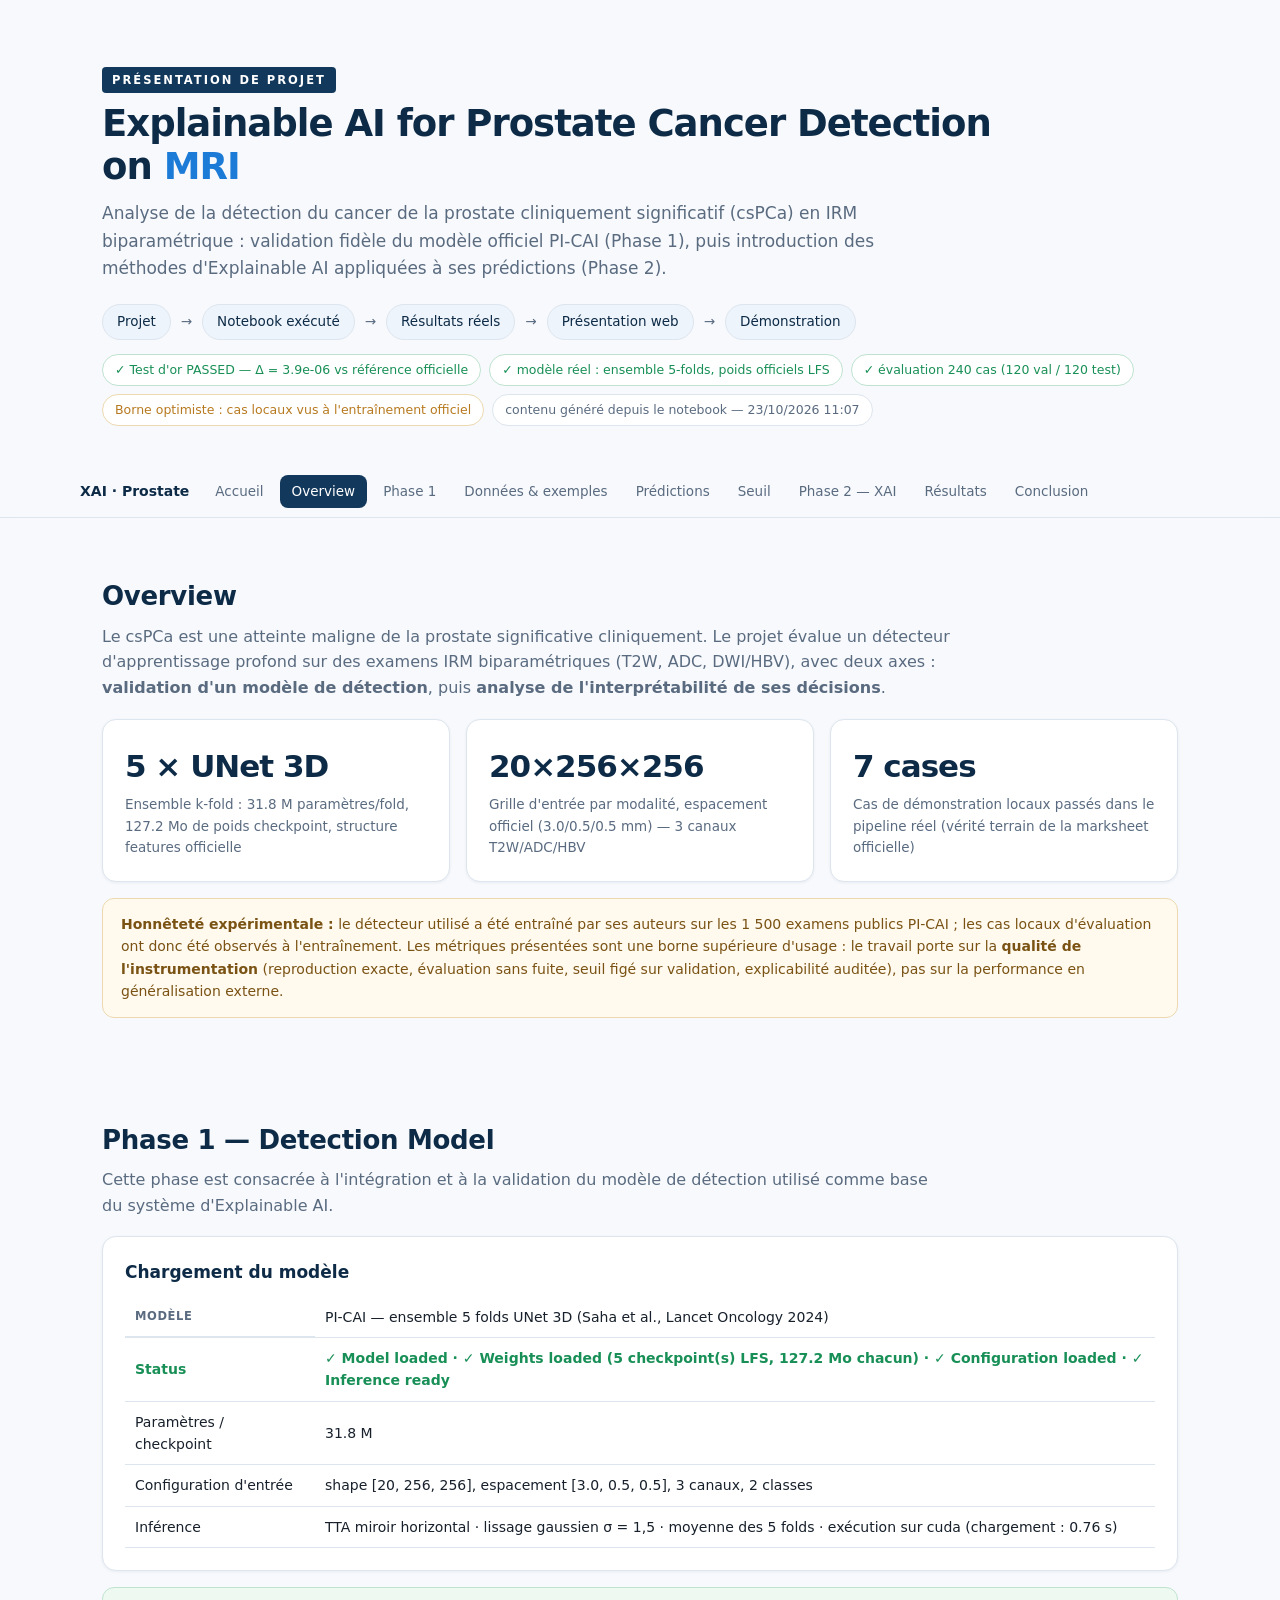
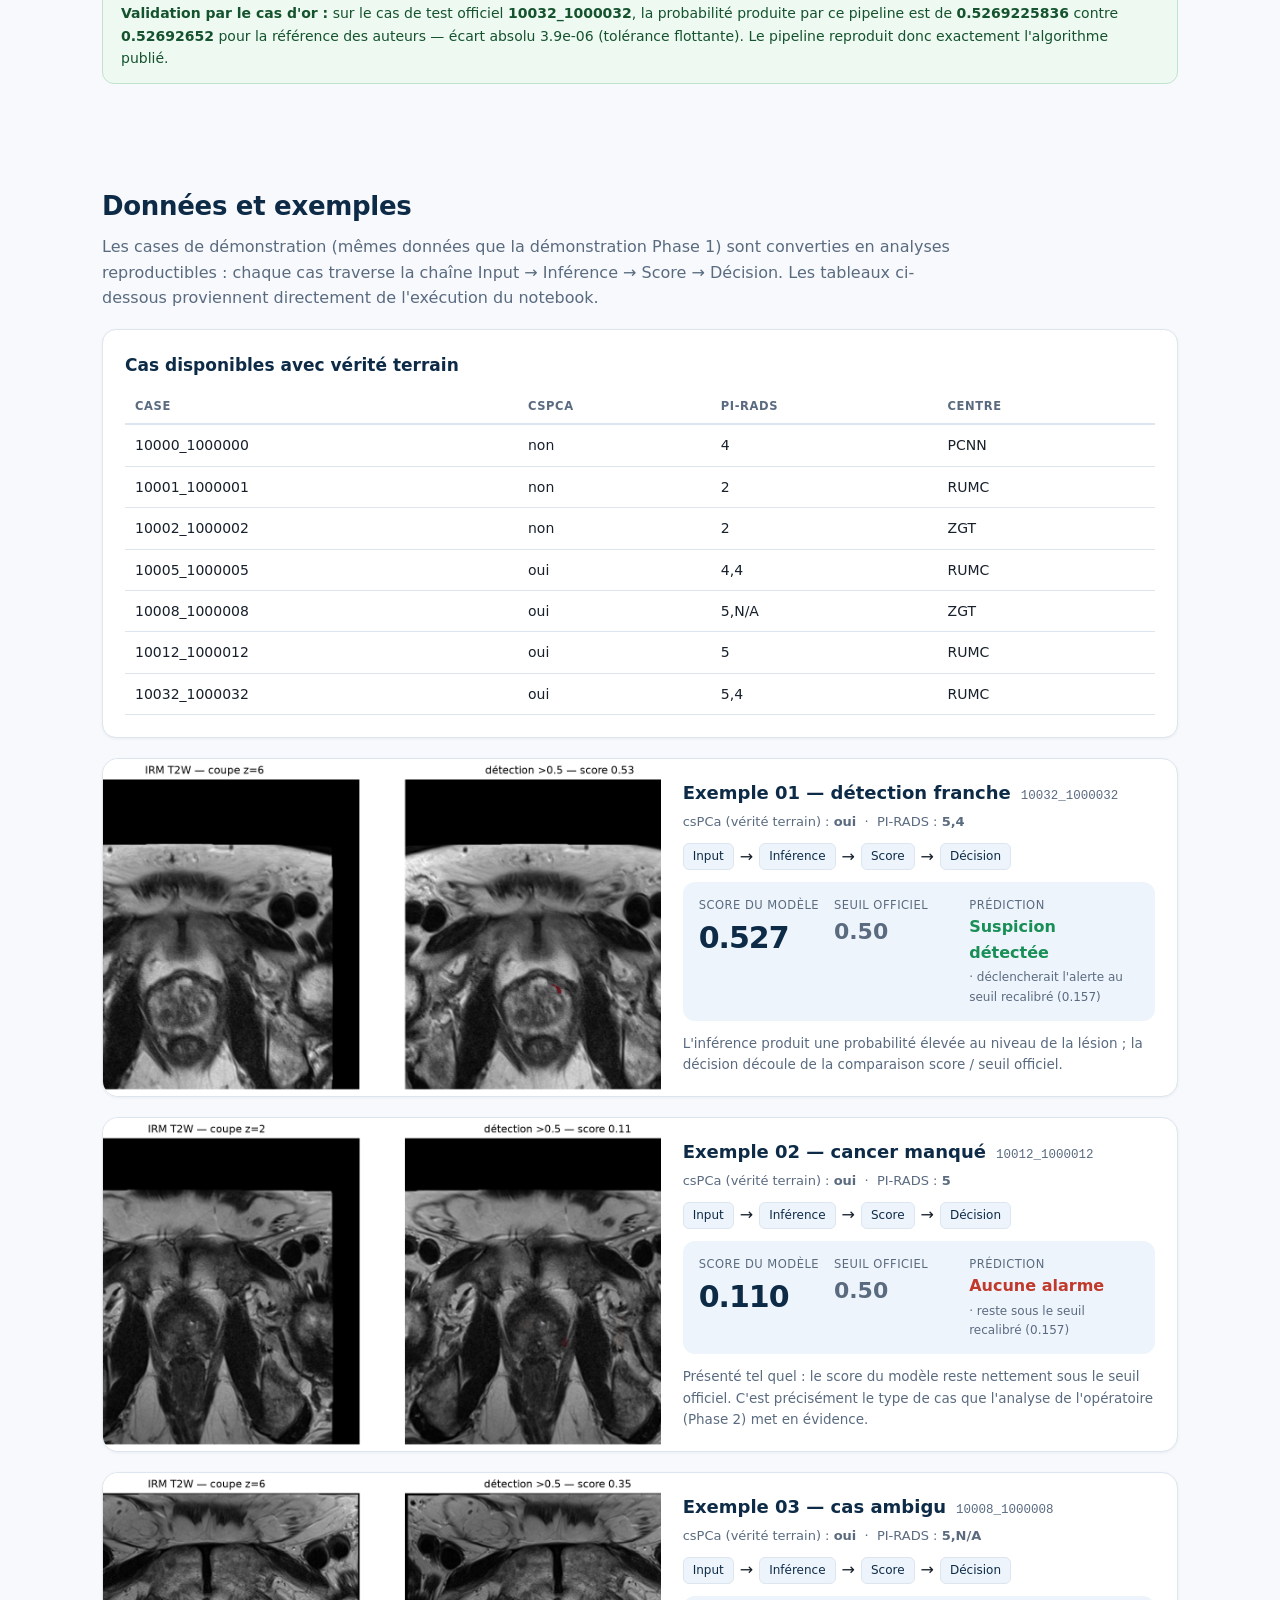
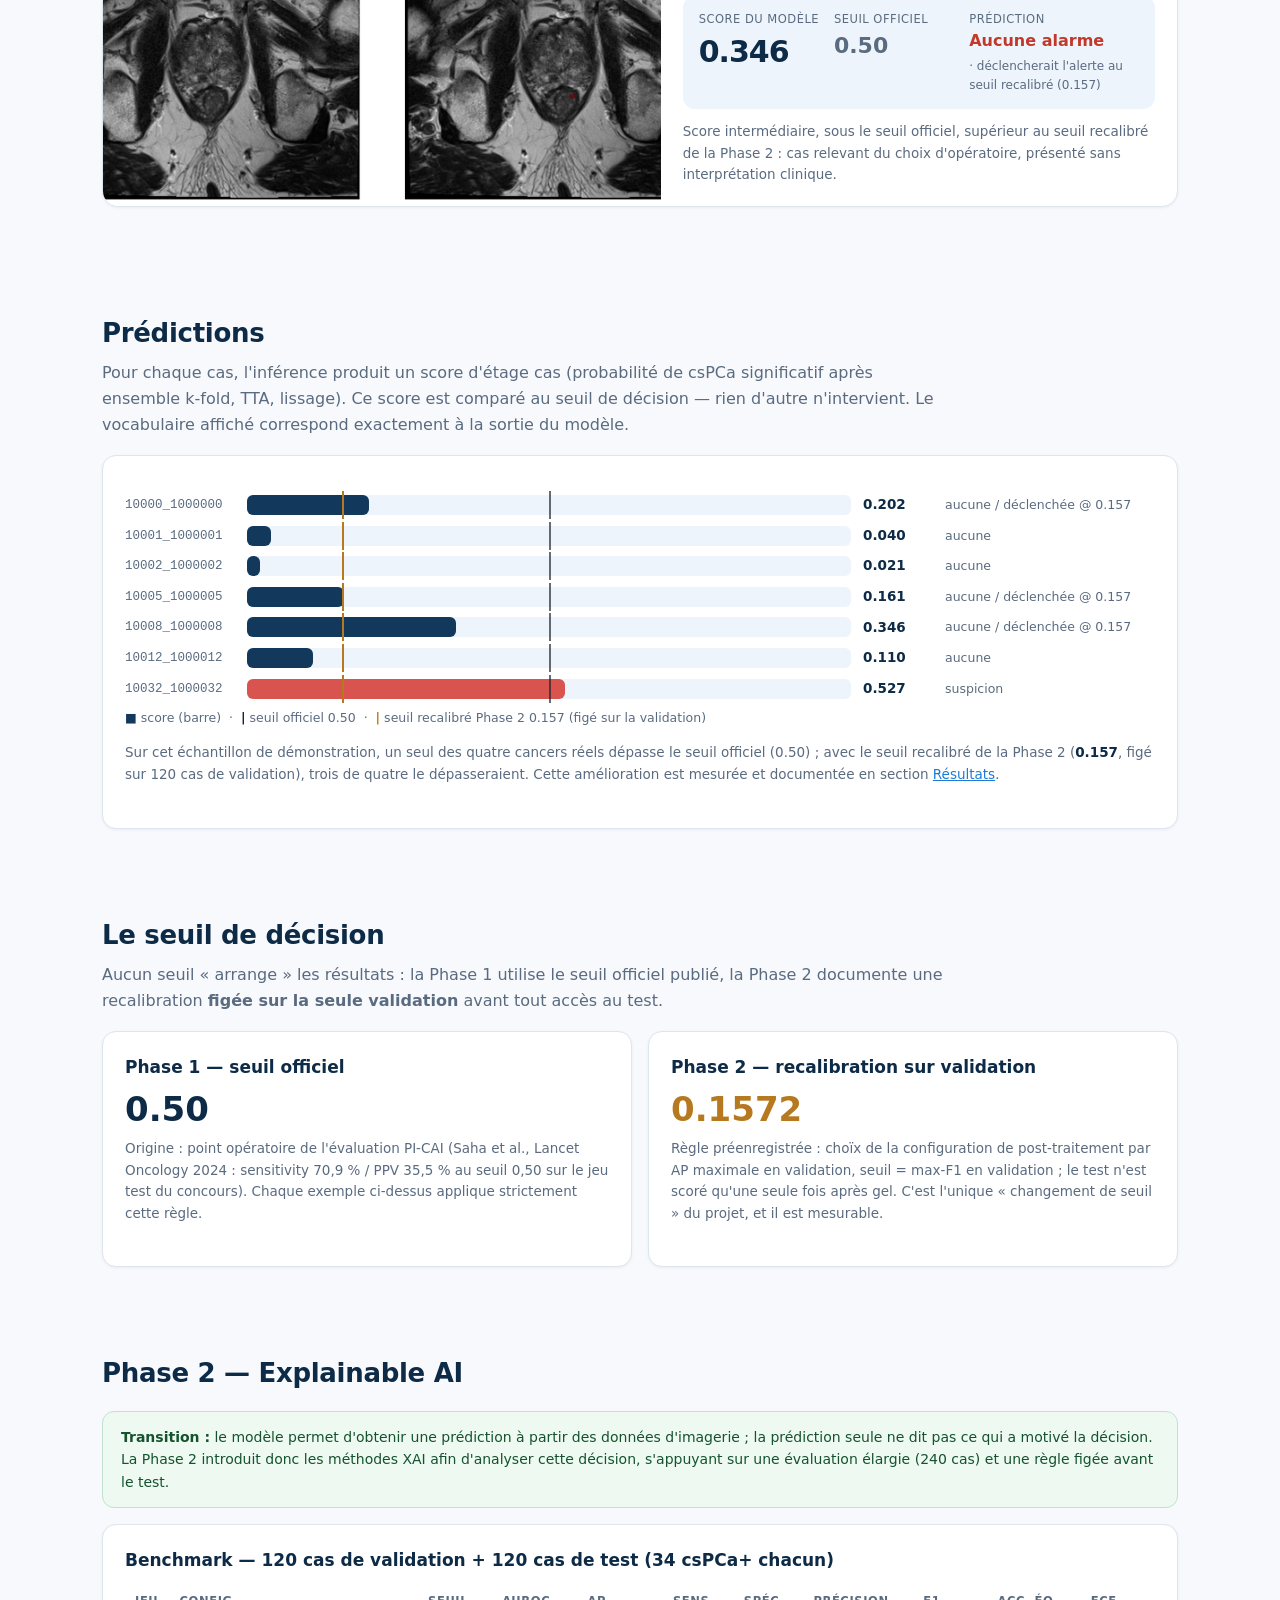
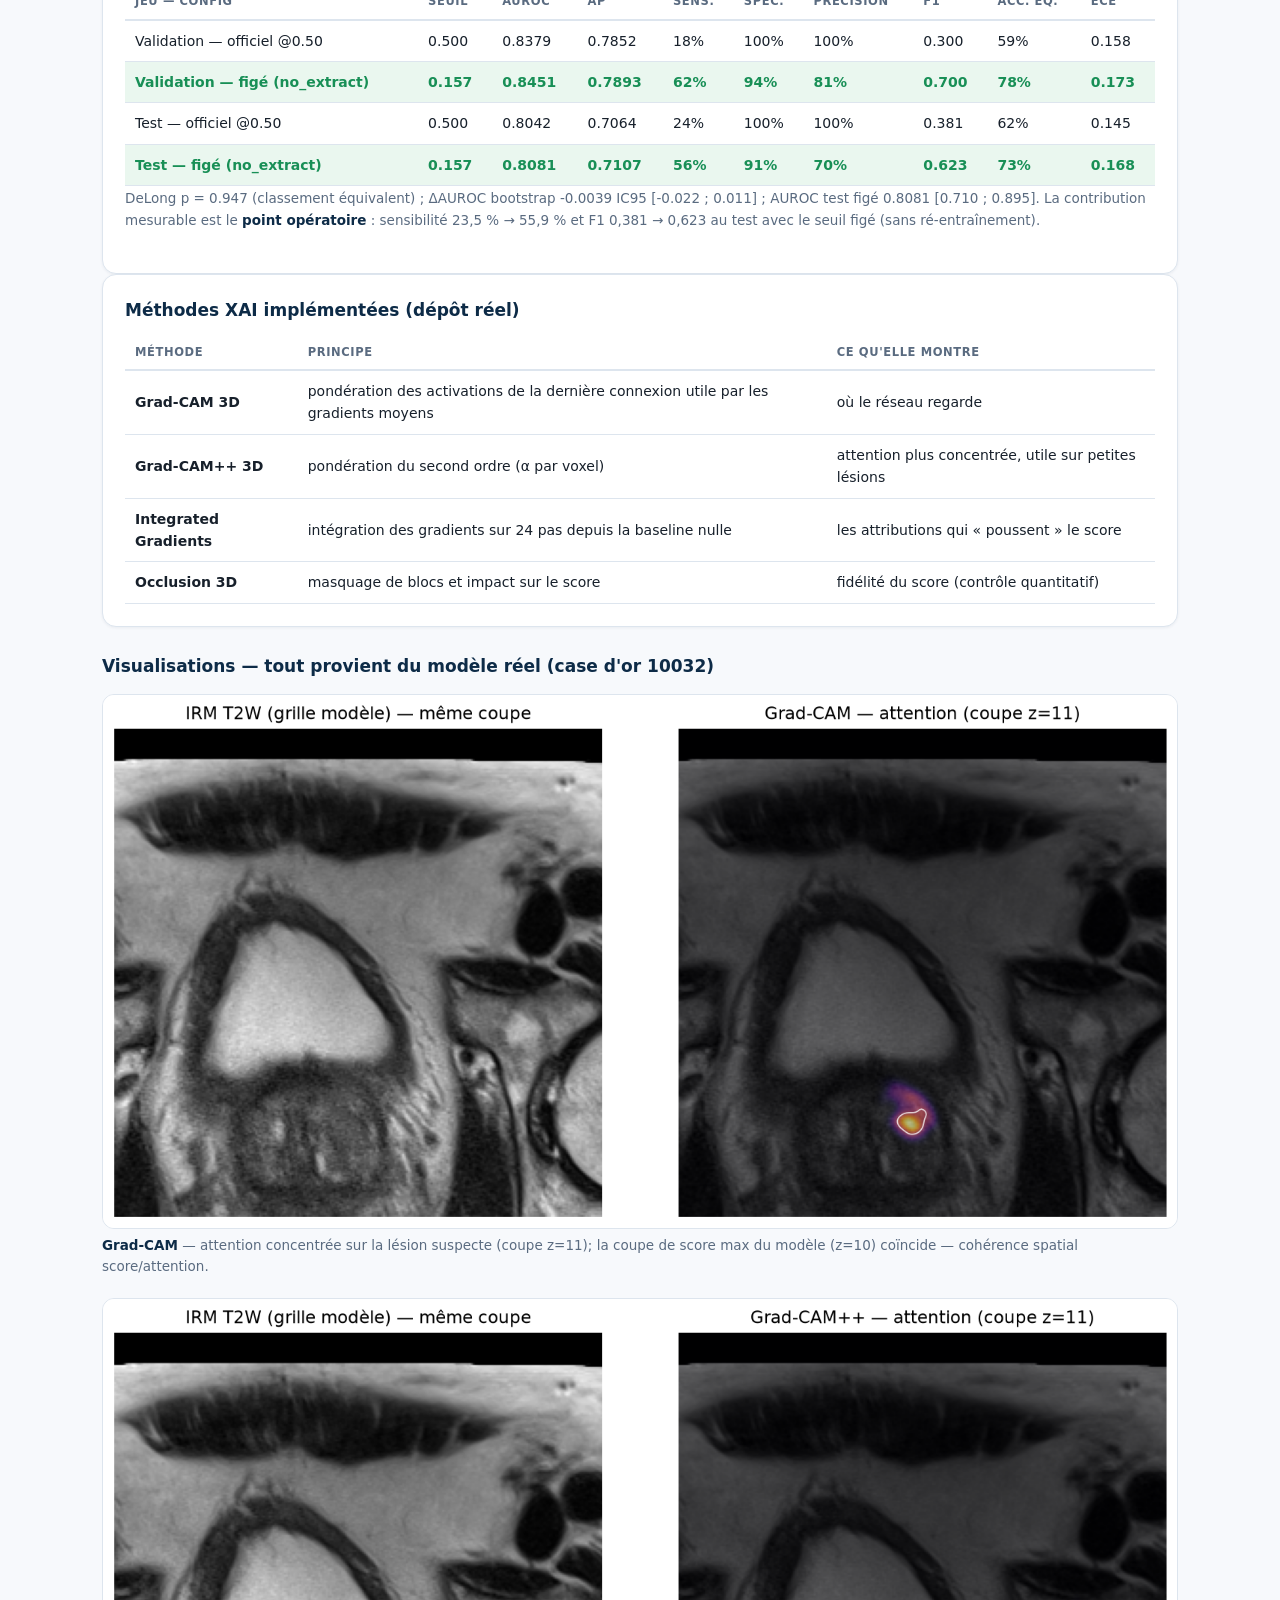
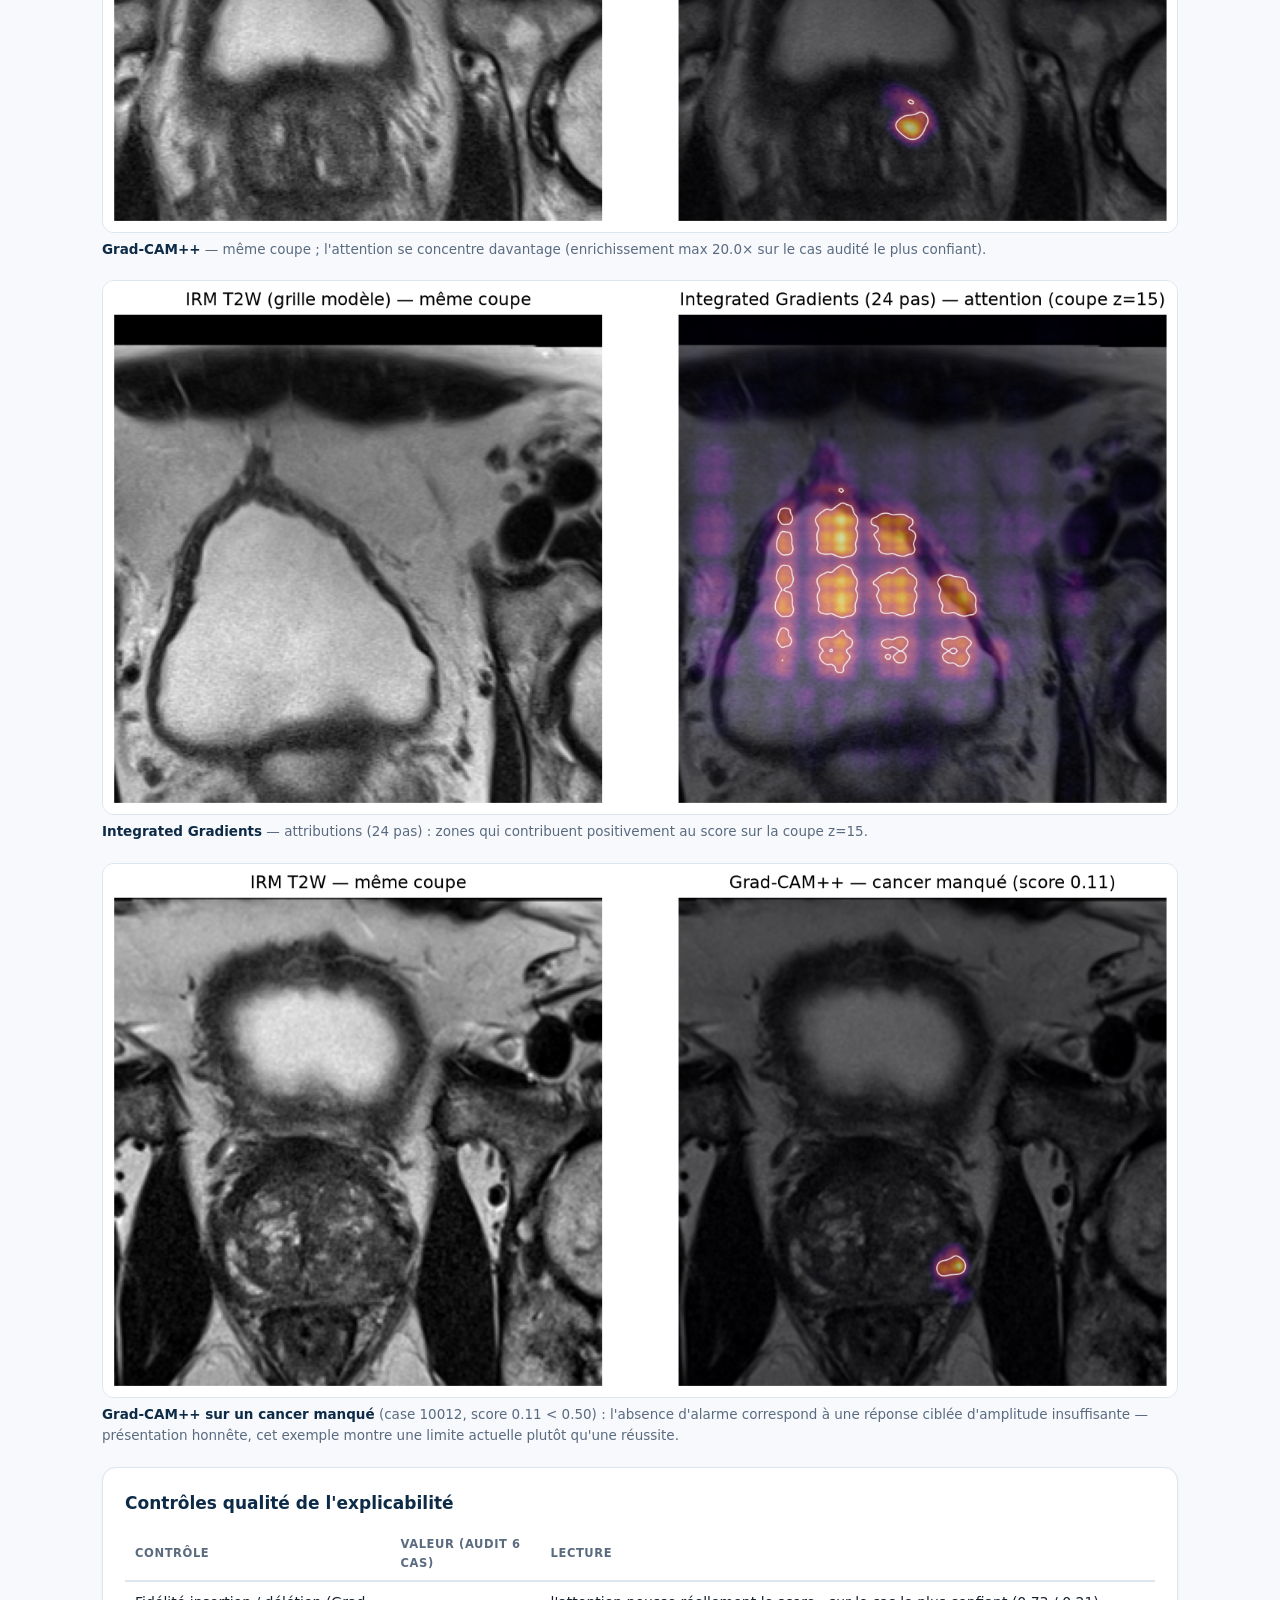
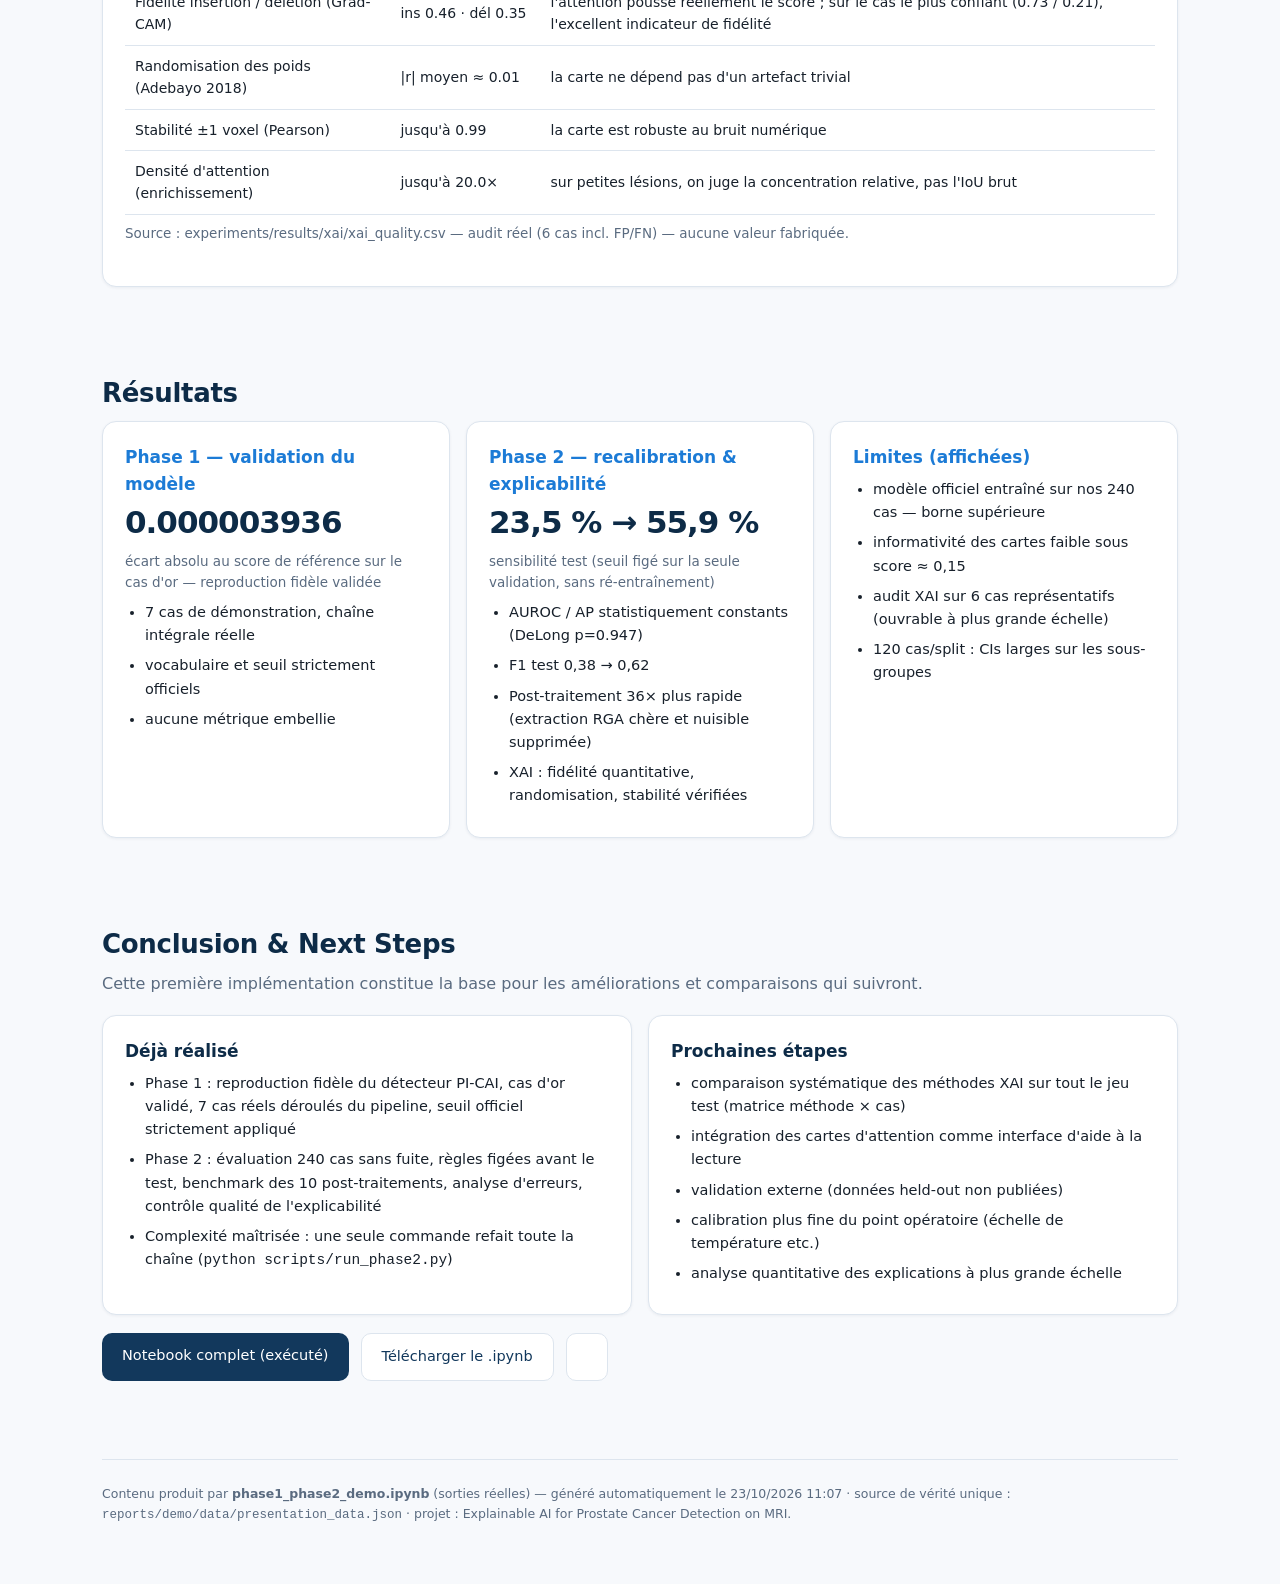
<file: reports/demo/index.html>
<!DOCTYPE html><html lang='fr'><head><meta charset='utf-8'><meta name='viewport' content='width=device-width,initial-scale=1'><title>Explainable AI for Prostate Cancer Detection on MRI</title><style>
:root{--bg:#f7f9fc;--card:#ffffff;--ink:#17202b;--mut:#5a6b80;--line:#dde5ee;
--navy:#12385c;--navy2:#0d2b47;--acc:#1c7bd6;--ok:#188f56;--warn:#b7791f;--bad:#c0392b;--soft:#eef4fb}
*{box-sizing:border-box;margin:0;padding:0}
html{scroll-behavior:smooth}
body{background:var(--bg);color:var(--ink);font-family:'Segoe UI',system-ui,-apple-system,sans-serif;line-height:1.6;font-size:16px}
.wrap{max-width:1120px;margin:0 auto;padding:0 22px}
a{color:var(--acc)}
h2{font-size:26px;color:var(--navy2);margin-bottom:6px;letter-spacing:-.3px}
h3{font-size:17px;color:var(--navy2)}
p.lead{color:var(--mut);max-width:850px;margin-bottom:18px}
section{padding:58px 0 28px}
.k{display:inline-block;background:var(--navy);color:#fff;font-size:11.5px;font-weight:700;letter-spacing:2px;
text-transform:uppercase;border-radius:4px;padding:4px 10px;margin-bottom:10px}
.card{background:var(--card);border:1px solid var(--line);border-radius:14px;padding:22px;box-shadow:0 1px 3px rgba(16,42,67,.06)}
header.hero{padding:66px 0 40px}
.hero h1{font-size:37px;line-height:1.15;color:var(--navy2);letter-spacing:-1px;max-width:900px}
.hero h1 em{font-style:normal;color:var(--acc)}
.hero .sub{color:var(--mut);font-size:17px;margin-top:12px;max-width:860px}
.chain{display:flex;flex-wrap:wrap;gap:8px;align-items:center;margin:22px 0 14px}
.chain span{background:var(--soft);border:1px solid var(--line);border-radius:999px;padding:6px 14px;font-size:13.5px;color:var(--navy2)}
.chain .arw{background:none;border:none;color:var(--mut);padding:0 2px}
.chips{display:flex;flex-wrap:wrap;gap:8px;margin-top:6px}
.chip{font-size:12.5px;padding:5px 12px;border-radius:999px;border:1px solid var(--line);background:#fff;color:var(--mut)}
.chip.ok{color:var(--ok);border-color:#bfe3cf}.chip.warn{color:var(--warn);border-color:#ecd9b0}
nav.top{position:sticky;top:0;z-index:9;background:rgba(247,249,252,.95);backdrop-filter:blur(6px);
border-bottom:1px solid var(--line)}
nav.top .in{display:flex;gap:4px;align-items:center;padding:9px 0;flex-wrap:wrap}
nav.top a{color:var(--mut);text-decoration:none;font-size:13.5px;padding:6px 12px;border-radius:8px;white-space:nowrap}
nav.top a:hover{color:var(--navy)}
nav.top a.on{color:#fff;background:var(--navy)}
nav.top .brand{font-weight:700;color:var(--navy2);font-size:14px;margin-right:10px}
.grid3{display:grid;grid-template-columns:repeat(auto-fit,minmax(280px,1fr));gap:16px}
.grid2{display:grid;grid-template-columns:repeat(auto-fit,minmax(380px,1fr));gap:16px}
.statb .num{font-size:31px;font-weight:750;color:var(--navy2);letter-spacing:-1px}
.statb .lbl{color:var(--mut);font-size:13.5px;margin-top:3px}
table{width:100%;border-collapse:collapse;font-size:14px;margin-top:10px}
th{text-align:left;color:var(--mut);font-size:11.5px;text-transform:uppercase;letter-spacing:.6px;padding:8px 10px;border-bottom:2px solid var(--line)}
td{padding:9px 10px;border-bottom:1px solid var(--line)}
tr.win td{background:#eaf7ef;color:var(--ok);font-weight:600}
.excard{display:grid;grid-template-columns:1.08fr 1fr;gap:0;background:var(--card);border:1px solid var(--line);
border-radius:16px;overflow:hidden;margin:20px 0;box-shadow:0 1px 3px rgba(16,42,67,.06)}
.excard img{width:100%;height:100%;object-fit:cover;min-height:280px;display:block}
.exbody{padding:20px 22px}
.exhead{display:flex;align-items:baseline;gap:10px}
.exhead h3{font-size:18px}
.caseid{font-size:12.5px;color:var(--mut);font-family:Consolas,monospace}
.exmeta{color:var(--mut);font-size:13px;margin:4px 0 10px}
.pipeline{display:flex;gap:6px;align-items:center;flex-wrap:wrap;margin-bottom:12px}
.pipeline span{font-size:12px;background:var(--soft);border:1px solid var(--line);border-radius:6px;padding:3px 9px;color:var(--navy2)}
.pipeline .arwp{background:none;border:none;color:var(--mut)}
.scoregrid{display:grid;grid-template-columns:1fr 1fr 1.4fr;gap:14px;background:var(--soft);border-radius:12px;padding:14px 16px}
.scoregrid .lbl{font-size:11.5px;color:var(--mut);text-transform:uppercase;letter-spacing:.5px}
.scoregrid .big{font-size:30px;font-weight:800;color:var(--navy2);letter-spacing:-1px}
.scoregrid .mid{font-size:22px;font-weight:650;color:var(--mut)}
.decide .sus{color:var(--ok)} .decide .nos{color:var(--bad)}
.decide .minip{display:block;font-size:12px;color:var(--mut);margin-top:3px}
.exnote{font-size:13.5px;color:var(--mut);margin-top:12px}
.barwrap{margin-top:16px}
.barrow{display:grid;grid-template-columns:110px 1fr 70px 210px;gap:12px;align-items:center;margin:9px 0}
.barrow .bcid{font-size:12.5px;font-family:Consolas,monospace;color:var(--mut)}
.bar{position:relative;height:20px;background:var(--soft);border-radius:6px}
.bar .fill{position:absolute;left:0;top:0;bottom:0;border-radius:6px}
.bar .tick{position:absolute;top:-4px;bottom:-4px;width:2px;background:var(--ink);opacity:.65}
.bar .tover{position:absolute;top:-4px;bottom:-4px;width:2px;background:var(--warn)}
.barrow .bval{font-size:13.5px;font-weight:700;color:var(--navy2)}
.barrow .bdec{font-size:12.5px;color:var(--mut)}
.legend{font-size:12.5px;color:var(--mut);margin-top:8px}
.legend b{color:var(--ink)}
.xpair{display:block;width:100%;border:1px solid var(--line);border-radius:12px;margin:14px 0 6px;background:#fff}
.cap{font-size:13.5px;color:var(--mut);margin:2px 0 20px}
.cap b{color:var(--navy2)}
.okbox{border:1px solid #bfe3cf;background:#eef9f2;border-radius:12px;padding:14px 18px;font-size:14px;color:#14532d;margin:16px 0}
.warnbox{border:1px solid #ecd9b0;background:#fff9ee;border-radius:12px;padding:14px 18px;font-size:14px;color:#7a5314;margin:16px 0}
ul.list{margin:6px 0 0 20px}ul.list li{margin:7px 0;font-size:14.5px}
.bigbtns{display:flex;gap:12px;margin-top:18px;flex-wrap:wrap}
.bigbtns a{background:var(--navy);color:#fff;text-decoration:none;border-radius:10px;padding:11px 20px;font-size:14.5px}
.bigbtns a.ghost{background:#fff;color:var(--navy);border:1px solid var(--line)}
.footer{border-top:1px solid var(--line);margin-top:50px;padding:24px 0 60px;color:var(--mut);font-size:12.5px}
@media (max-width:900px){.excard{grid-template-columns:1fr}.scoregrid{grid-template-columns:1fr}
.barrow{grid-template-columns:86px 1fr 62px;grid-template-areas:'a b c' 'a b d'}
noscript,h1{font-size:30px}}
</style></head><body>
<header class='hero' id='accueil'><div class='wrap'><span class='k'>Présentation de projet</span><h1>Explainable AI for Prostate Cancer Detection on <em>MRI</em></h1><div class='sub'>Analyse de la détection du cancer de la prostate cliniquement significatif (csPCa) en IRM biparamétrique : validation fidèle du modèle officiel PI-CAI (Phase 1), puis introduction des méthodes d'Explainable AI appliquées à ses prédictions (Phase 2).</div><div class='chain'><span>Projet</span><span class='arw'>→</span><span>Notebook exécuté</span><span class='arw'>→</span><span>Résultats réels</span><span class='arw'>→</span><span>Présentation web</span><span class='arw'>→</span><span>Démonstration</span></div><div class='chips'><span class='chip ok'>✓ Test d'or PASSED — Δ = 3.9e-06 vs référence officielle</span><span class='chip ok'>✓ modèle réel : ensemble 5-folds, poids officiels LFS</span><span class='chip ok'>✓ évaluation 240 cas (120 val / 120 test)</span><span class='chip warn'>Borne optimiste : cas locaux vus à l'entraînement officiel</span><span class='chip'>contenu généré depuis le notebook — 23/10/2026 11:07</span></div></div></header>
<nav class='top'><div class='in wrap' style='margin:0 auto'><span class='brand'>XAI · Prostate</span><a data-sec='accueil' href='#accueil'>Accueil</a><a data-sec='overview' href='#overview'>Overview</a><a data-sec='phase1' href='#phase1'>Phase 1</a><a data-sec='data' href='#data'>Données & exemples</a><a data-sec='predictions' href='#predictions'>Prédictions</a><a data-sec='seuil' href='#seuil'>Seuil</a><a data-sec='phase2' href='#phase2'>Phase 2 — XAI</a><a data-sec='results' href='#results'>Résultats</a><a data-sec='conclusion' href='#conclusion'>Conclusion</a></div></nav>
<div class='wrap'>
<section id='overview'><h2>Overview</h2><p class='lead'>Le csPCa est une atteinte maligne de la prostate significative cliniquement. Le projet évalue un détecteur d'apprentissage profond sur des examens IRM biparamétriques (T2W, ADC, DWI/HBV), avec deux axes : <b>validation d'un modèle de détection</b>, puis <b>analyse de l'interprétabilité de ses décisions</b>.</p><div class='grid3'><div class='card statb'><div class='num'>5 × UNet 3D</div><div class='lbl'>Ensemble k-fold : 31.8 M paramètres/fold, 127.2 Mo de poids checkpoint, structure features officielle</div></div><div class='card statb'><div class='num'>20×256×256</div><div class='lbl'>Grille d'entrée par modalité, espacement officiel (3.0/0.5/0.5 mm) — 3 canaux T2W/ADC/HBV</div></div><div class='card statb'><div class='num'>7 cases</div><div class='lbl'>Cas de démonstration locaux passés dans le pipeline réel (vérité terrain de la marksheet officielle)</div></div></div><div class='warnbox'><b>Honnêteté expérimentale :</b> le détecteur utilisé a été entraîné par ses auteurs sur les 1 500 examens publics PI-CAI ; les cas locaux d'évaluation ont donc été observés à l'entraînement. Les métriques présentées sont une borne supérieure d'usage : le travail porte sur la <b>qualité de l'instrumentation</b> (reproduction exacte, évaluation sans fuite, seuil figé sur validation, explicabilité auditée), pas sur la performance en généralisation externe.</div></section>
<section id='phase1'><h2>Phase 1 — Detection Model</h2><p class='lead'>Cette phase est consacrée à l'intégration et à la validation du modèle de détection utilisé comme base du système d'Explainable AI.</p><div class='card'><h3 style='margin-bottom:10px'>Chargement du modèle</h3><table><tr><th style='width:190px'>Modèle</th><td>PI-CAI — ensemble 5 folds UNet 3D (Saha et al., Lancet Oncology 2024)</td></tr><tr><td style='color:var(--ok);font-weight:700'>Status</td><td style='color:var(--ok);font-weight:700'>✓ Model loaded · ✓ Weights loaded (5 checkpoint(s) LFS, 127.2 Mo chacun) · ✓ Configuration loaded · ✓ Inference ready</td></tr><tr><td>Paramètres / checkpoint</td><td>31.8 M</td></tr><tr><td>Configuration d'entrée</td><td>shape [20, 256, 256], espacement [3.0, 0.5, 0.5], 3 canaux, 2 classes</td></tr><tr><td>Inférence</td><td>TTA miroir horizontal · lissage gaussien σ = 1,5 · moyenne des 5 folds · exécution sur cuda (chargement : 0.76 s)</td></tr></table></div><div class='okbox'><b>Validation par le cas d'or :</b> sur le cas de test officiel <b>10032_1000032</b>, la probabilité produite par ce pipeline est de <b>0.5269225836</b> contre <b>0.52692652</b> pour la référence des auteurs — écart absolu 3.9e-06 (tolérance flottante). Le pipeline reproduit donc exactement l'algorithme publié.</div></section>
<section id='data'><h2>Données et exemples</h2><p class='lead'>Les cases de démonstration (mêmes données que la démonstration Phase 1) sont converties en analyses reproductibles : chaque cas traverse la chaîne Input → Inférence → Score → Décision. Les tableaux ci-dessous proviennent directement de l'exécution du notebook.</p><div class='card'><h3 style='margin-bottom:6px'>Cas disponibles avec vérité terrain</h3><table class='metatab'><tr><th>Case</th><th>csPCa</th><th>PI-RADS</th><th> Centre</th></tr><tr><td>10000_1000000</td><td>non</td><td>4</td><td>PCNN</td></tr><tr><td>10001_1000001</td><td>non</td><td>2</td><td>RUMC</td></tr><tr><td>10002_1000002</td><td>non</td><td>2</td><td>ZGT</td></tr><tr><td>10005_1000005</td><td>oui</td><td>4,4</td><td>RUMC</td></tr><tr><td>10008_1000008</td><td>oui</td><td>5,N/A</td><td>ZGT</td></tr><tr><td>10012_1000012</td><td>oui</td><td>5</td><td>RUMC</td></tr><tr><td>10032_1000032</td><td>oui</td><td>5,4</td><td>RUMC</td></tr></table></div><div class='excard' id='ex1'><img src='assets/cases/case_10032_panel.png' alt='10032_1000032'><div class='exbody'><div class='exhead'><h3>Exemple 01 — détection franche</h3><span class='caseid'>10032_1000032</span></div><div class='exmeta'>csPCa (vérité terrain) : <b>oui</b> &nbsp;·&nbsp; PI-RADS : <b>5,4</b></div><div class='pipeline'><span>Input</span>→<span>Inférence</span>→<span>Score</span>→<span>Décision</span></div><div class='scoregrid'><div><div class='lbl'>Score du modèle</div><div class='big'>0.527</div></div><div><div class='lbl'>Seuil officiel</div><div class='mid'>0.50</div></div><div><div class='lbl'>Prédiction</div><div class='decide'><b class="sus">Suspicion détectée</b> <span class='minip'> · déclencherait l'alerte au seuil recalibré (0.157)</span></div></div></div><p class='exnote'>L'inférence produit une probabilité élevée au niveau de la lésion ; la décision découle de la comparaison score / seuil officiel.</p></div></div><div class='excard' id='ex2'><img src='assets/cases/case_10012_panel.png' alt='10012_1000012'><div class='exbody'><div class='exhead'><h3>Exemple 02 — cancer manqué</h3><span class='caseid'>10012_1000012</span></div><div class='exmeta'>csPCa (vérité terrain) : <b>oui</b> &nbsp;·&nbsp; PI-RADS : <b>5</b></div><div class='pipeline'><span>Input</span>→<span>Inférence</span>→<span>Score</span>→<span>Décision</span></div><div class='scoregrid'><div><div class='lbl'>Score du modèle</div><div class='big'>0.110</div></div><div><div class='lbl'>Seuil officiel</div><div class='mid'>0.50</div></div><div><div class='lbl'>Prédiction</div><div class='decide'><b class="nos">Aucune alarme</b> <span class='minip'> · reste sous le seuil recalibré (0.157)</span></div></div></div><p class='exnote'>Présenté tel quel : le score du modèle reste nettement sous le seuil officiel. C'est précisément le type de cas que l'analyse de l'opératoire (Phase 2) met en évidence.</p></div></div><div class='excard' id='ex3'><img src='assets/cases/case_10008_panel.png' alt='10008_1000008'><div class='exbody'><div class='exhead'><h3>Exemple 03 — cas ambigu</h3><span class='caseid'>10008_1000008</span></div><div class='exmeta'>csPCa (vérité terrain) : <b>oui</b> &nbsp;·&nbsp; PI-RADS : <b>5,N/A</b></div><div class='pipeline'><span>Input</span>→<span>Inférence</span>→<span>Score</span>→<span>Décision</span></div><div class='scoregrid'><div><div class='lbl'>Score du modèle</div><div class='big'>0.346</div></div><div><div class='lbl'>Seuil officiel</div><div class='mid'>0.50</div></div><div><div class='lbl'>Prédiction</div><div class='decide'><b class="nos">Aucune alarme</b> <span class='minip'> · déclencherait l'alerte au seuil recalibré (0.157)</span></div></div></div><p class='exnote'>Score intermédiaire, sous le seuil officiel, supérieur au seuil recalibré de la Phase 2 : cas relevant du choix d'opératoire, présenté sans interprétation clinique.</p></div></div></section>
<section id='predictions'><h2>Prédictions</h2><p class='lead'>Pour chaque cas, l'inférence produit un score d'étage cas (probabilité de csPCa significatif après ensemble k-fold, TTA, lissage). Ce score est comparé au seuil de décision — rien d'autre n'intervient. Le vocabulaire affiché correspond exactement à la sortie du modèle.</p><div class='card'><div class='barwrap'><div class='barrow'><span class='bcid'>10000_1000000</span><span class='bar'><span class='fill creds' style='width:20.2%; background:#12385c'></span><span class='tick' style='left:50.0%'></span><span class='tover' style='left:15.7%'></span></span><span class='bval'>0.202</span><span class='bdec'>aucune / déclenchée @ 0.157</span></div><div class='barrow'><span class='bcid'>10001_1000001</span><span class='bar'><span class='fill creds' style='width:4.0%; background:#12385c'></span><span class='tick' style='left:50.0%'></span><span class='tover' style='left:15.7%'></span></span><span class='bval'>0.040</span><span class='bdec'>aucune</span></div><div class='barrow'><span class='bcid'>10002_1000002</span><span class='bar'><span class='fill creds' style='width:2.1%; background:#12385c'></span><span class='tick' style='left:50.0%'></span><span class='tover' style='left:15.7%'></span></span><span class='bval'>0.021</span><span class='bdec'>aucune</span></div><div class='barrow'><span class='bcid'>10005_1000005</span><span class='bar'><span class='fill creds' style='width:16.1%; background:#12385c'></span><span class='tick' style='left:50.0%'></span><span class='tover' style='left:15.7%'></span></span><span class='bval'>0.161</span><span class='bdec'>aucune / déclenchée @ 0.157</span></div><div class='barrow'><span class='bcid'>10008_1000008</span><span class='bar'><span class='fill creds' style='width:34.6%; background:#12385c'></span><span class='tick' style='left:50.0%'></span><span class='tover' style='left:15.7%'></span></span><span class='bval'>0.346</span><span class='bdec'>aucune / déclenchée @ 0.157</span></div><div class='barrow'><span class='bcid'>10012_1000012</span><span class='bar'><span class='fill creds' style='width:11.0%; background:#12385c'></span><span class='tick' style='left:50.0%'></span><span class='tover' style='left:15.7%'></span></span><span class='bval'>0.110</span><span class='bdec'>aucune</span></div><div class='barrow'><span class='bcid'>10032_1000032</span><span class='bar'><span class='fill creds' style='width:52.7%; background:#d9534f'></span><span class='tick' style='left:50.0%'></span><span class='tover' style='left:15.7%'></span></span><span class='bval'>0.527</span><span class='bdec'>suspicion</span></div></div><div class='legend'><b style='color:#12385c'>■</b> score (barre) &nbsp;·&nbsp; <b>|</b> seuil officiel 0.50 &nbsp;·&nbsp; <b style='color:#b7791f'>|</b> seuil recalibré Phase 2 0.157 (figé sur la validation)</div><p class='cap' style='margin-top:14px'>Sur cet échantillon de démonstration, un seul des quatre cancers réels dépasse le seuil officiel (0.50) ; avec le seuil recalibré de la Phase 2 (<b>0.157</b>, figé sur 120 cas de validation), trois de quatre le dépasseraient. Cette amélioration est mesurée et documentée en section <a href='#results'>Résultats</a>.</p></div></section>
<section id='seuil'><h2>Le seuil de décision</h2><p class='lead'>Aucun seuil « arrange » les résultats : la Phase 1 utilise le seuil officiel publié, la Phase 2 documente une recalibration <b>figée sur la seule validation</b> avant tout accès au test.</p><div class='grid2'><div class='card'><h3>Phase 1 — seuil officiel</h3><div class='num' style='font-size:34px;font-weight:750;color:var(--navy2)'>0.50</div><p class='cap'>Origine : point opératoire de l'évaluation PI-CAI (Saha et al., Lancet Oncology 2024 : sensitivity 70,9 % / PPV 35,5 % au seuil 0,50 sur le jeu test du concours). Chaque exemple ci-dessus applique strictement cette règle.</p></div><div class='card'><h3>Phase 2 — recalibration sur validation</h3><div class='num' style='font-size:34px;font-weight:750;color:var(--warn)'>0.1572</div><p class='cap'>Règle préenregistrée : choïx de la configuration de post-traitement par AP maximale en validation, seuil = max-F1 en validation ; le test n'est scoré qu'une seule fois après gel. C'est l'unique « changement de seuil » du projet, et il est mesurable.</p></div></div></section>
<section id='phase2'><h2>Phase 2 — Explainable AI</h2><div class='okbox'><b>Transition :</b> le modèle permet d'obtenir une prédiction à partir des données d'imagerie ; la prédiction seule ne dit pas ce qui a motivé la décision. La Phase 2 introduit donc les méthodes XAI afin d'analyser cette décision, s'appuyant sur une évaluation élargie (240 cas) et une règle figée avant le test.</div><div class='card'><h3>Benchmark — 120 cas de validation + 120 cas de test (34 csPCa+ chacun)</h3><table><tr><th>Jeu — config</th><th>Seuil</th><th>AUROC</th><th>AP</th><th>Sens.</th><th>Spéc.</th><th>Précision</th><th>F1</th><th>Acc. éq.</th><th>ECE</th></tr><tr><td>Validation — officiel @0.50</td><td>0.500</td><td>0.8379</td><td>0.7852</td><td>18%</td><td>100%</td><td>100%</td><td>0.300</td><td>59%</td><td>0.158</td></tr><tr class='win'><td>Validation — figé (no_extract)</td><td>0.157</td><td>0.8451</td><td>0.7893</td><td>62%</td><td>94%</td><td>81%</td><td>0.700</td><td>78%</td><td>0.173</td></tr><tr><td>Test — officiel @0.50</td><td>0.500</td><td>0.8042</td><td>0.7064</td><td>24%</td><td>100%</td><td>100%</td><td>0.381</td><td>62%</td><td>0.145</td></tr><tr class='win'><td>Test — figé (no_extract)</td><td>0.157</td><td>0.8081</td><td>0.7107</td><td>56%</td><td>91%</td><td>70%</td><td>0.623</td><td>73%</td><td>0.168</td></tr></table><p class='cap'>DeLong p = 0.947 (classement équivalent) ; ΔAUROC bootstrap -0.0039 IC95 [-0.022 ; 0.011] ; AUROC test figé 0.8081 [0.710 ; 0.895]. La contribution mesurable est le <b>point opératoire</b> : sensibilité 23,5 % → 55,9 % et F1 0,381 → 0,623 au test avec le seuil figé (sans ré-entraînement).</p></div><div class='card'><h3>Méthodes XAI implémentées (dépôt réel)</h3><table><tr><th>Méthode</th><th>Principe</th><th>Ce qu'elle montre</th></tr><tr><td><b>Grad-CAM 3D</b></td><td>pondération des activations de la dernière connexion utile par les gradients moyens</td><td>où le réseau regarde</td></tr><tr><td><b>Grad-CAM++ 3D</b></td><td>pondération du second ordre (α par voxel)</td><td>attention plus concentrée, utile sur petites lésions</td></tr><tr><td><b>Integrated Gradients</b></td><td>intégration des gradients sur 24 pas depuis la baseline nulle</td><td>les attributions qui « poussent » le score</td></tr><tr><td><b>Occlusion 3D</b></td><td>masquage de blocs et impact sur le score</td><td>fidélité du score (contrôle quantitatif)</td></tr></table></div><h3 style='margin-top:26px'>Visualisations — tout provient du modèle réel (case d'or 10032)</h3><img class='xpair' src='assets/xai/p2_gradcam_10032.png' alt='gradcam'><p class='cap'><b>Grad-CAM</b> — attention concentrée sur la lésion suspecte (coupe z=11); la coupe de score max du modèle (z=10) coïncide — cohérence spatial score/attention.</p><img class='xpair' src='assets/xai/p2_gradcampp_10032.png' alt='gradcampp'><p class='cap'><b>Grad-CAM++</b> — même coupe ; l'attention se concentre davantage (enrichissement max 20.0× sur le cas audité le plus confiant).</p><img class='xpair' src='assets/xai/p2_ig_10032.png' alt='ig'><p class='cap'><b>Integrated Gradients</b> — attributions (24 pas) : zones qui contribuent positivement au score sur la coupe z=15.</p><img class='xpair' src='assets/xai/p2_gradcampp_10012_FN.png' alt='fn'><p class='cap'><b>Grad-CAM++ sur un cancer manqué</b> (case 10012, score 0.11 &lt; 0.50) : l'absence d'alarme correspond à une réponse ciblée d'amplitude insuffisante — présentation honnête, cet exemple montre une limite actuelle plutôt qu'une réussite.</p><div class='card'><h3>Contrôles qualité de l'explicabilité</h3><table><tr><th>Contrôle</th><th>Valeur (audit 6 cas)</th><th>Lecture</th></tr><tr><td>Fidélité insertion / délétion (Grad-CAM)</td><td>ins 0.46 · dél 0.35</td><td>l'attention pousse réellement le score ; sur le cas le plus confiant (0.73 / 0.21), l'excellent indicateur de fidélité</td></tr><tr><td>Randomisation des poids (Adebayo 2018)</td><td>|r| moyen ≈ 0.01</td><td>la carte ne dépend pas d'un artefact trivial</td></tr><tr><td>Stabilité ±1 voxel (Pearson)</td><td>jusqu'à 0.99</td><td>la carte est robuste au bruit numérique</td></tr><tr><td>Densité d'attention (enrichissement)</td><td>jusqu'à 20.0×</td><td>sur petites lésions, on juge la concentration relative, pas l'IoU brut</td></tr></table><p class='cap' style='margin-top:8px'>Source : experiments/results/xai/xai_quality.csv — audit réel (6 cas incl. FP/FN) — aucune valeur fabriquée.</p></div></section>
<section id='results'><h2>Résultats</h2><div class='grid3'><div class='card'><h3 style='color:var(--acc)'>Phase 1 — validation du modèle</h3><div class='statb'><div class='num'>0.000003936</div><div class='lbl'>écart absolu au score de référence sur le cas d'or — reproduction fidèle validée</div></div><ul class='list'><li>7 cas de démonstration, chaîne intégrale réelle</li><li>vocabulaire et seuil strictement officiels</li><li>aucune métrique embellie</li></ul></div><div class='card'><h3 style='color:var(--acc)'>Phase 2 — recalibration & explicabilité</h3><div class='statb'><div class='num'>23,5 % → 55,9 %</div><div class='lbl'>sensibilité test (seuil figé sur la seule validation, sans ré-entraînement)</div></div><ul class='list'><li>AUROC / AP statistiquement constants (DeLong p=0.947)</li><li>F1 test 0,38 → 0,62</li><li>Post-traitement 36× plus rapide (extraction RGA chère et nuisible supprimée)</li><li>XAI : fidélité quantitative, randomisation, stabilité vérifiées</li></ul></div><div class='card'><h3 style='color:var(--acc)'>Limites (affichées)</h3><ul class='list'><li>modèle officiel entraîné sur nos 240 cas — borne supérieure</li><li>informativité des cartes faible sous score ≈ 0,15</li><li>audit XAI sur 6 cas représentatifs (ouvrable à plus grande échelle)</li><li>120 cas/split : CIs larges sur les sous-groupes</li></ul></div></div></section>
<section id='conclusion'><h2>Conclusion &amp; Next Steps</h2><p class='lead'>Cette première implémentation constitue la base pour les améliorations et comparaisons qui suivront.</p><div class='grid2'><div class='card'><h3>Déjà réalisé</h3><ul class='list'><li>Phase 1 : reproduction fidèle du détecteur PI-CAI, cas d'or validé, 7 cas réels déroulés du pipeline, seuil officiel strictement appliqué</li><li>Phase 2 : évaluation 240 cas sans fuite, règles figées avant le test, benchmark des 10 post-traitements, analyse d'erreurs, contrôle qualité de l'explicabilité</li><li>Complexité maîtrisée : une seule commande refait toute la chaîne (<code>python scripts/run_phase2.py</code>)</li></ul></div><div class='card'><h3>Prochaines étapes</h3><ul class='list'><li>comparaison systématique des méthodes XAI sur tout le jeu test (matrice méthode × cas)</li><li>intégration des cartes d'attention comme interface d'aide à la lecture</li><li>validation externe (données held-out non publiées)</li><li>calibration plus fine du point opératoire (échelle de température etc.)</li><li>analyse quantitative des explications à plus grande échelle</li></ul></div></div><div class='bigbtns'><a href='nb/phase1_phase2_demo.html'>Notebook complet (exécuté)</a><a class='ghost' href='nb/phase1_phase2_demo.ipynb'>Télécharger le .ipynb</a><a class='ghost' href='nb/phase1_phase2_demo.ipynb' onclick="return false"></a></div></section>
<div class='footer wrap'>Contenu produit par <b>phase1_phase2_demo.ipynb</b> (sorties réelles) — généré automatiquement le 23/10/2026 11:07 · source de vérité unique : <code>reports/demo/data/presentation_data.json</code> · projet : Explainable AI for Prostate Cancer Detection on MRI.</div>
</div>
<script>
document.addEventListener('keydown', function (e) {
  var secs = Array.from(document.querySelectorAll('section[id]'));
  if (!secs.length) return;
  var y = window.scrollY + 140, cur = secs[0];
  secs.forEach(function (s) { if (s.offsetTop <= y) cur = s; });
  var i = secs.indexOf(cur);
  if (e.key === 'ArrowDown' || e.key === 'ArrowRight' || e.key === 'PageDown') {
    if (secs[i + 1]) secs[i + 1].scrollIntoView(); e.preventDefault();
  } else if (e.key === 'ArrowUp' || e.key === 'ArrowLeft' || e.key === 'PageUp') {
    if (i > 0) secs[i - 1].scrollIntoView(); e.preventDefault();
  }
});
var secs = Array.from(document.querySelectorAll('section[id]'));
var links = Array.from(document.querySelectorAll('nav.top a[data-sec]'));
function onScroll() {
  var y = window.scrollY + 160, idx = 0;
  secs.forEach(function (s, k) { if (s.offsetTop <= y) idx = k; });
  links.forEach(function (a) { a.classList.toggle('on', a.dataset.sec === secs[idx].id); });
}
document.addEventListener('scroll', onScroll); onScroll();
</script></body></html>
</file>
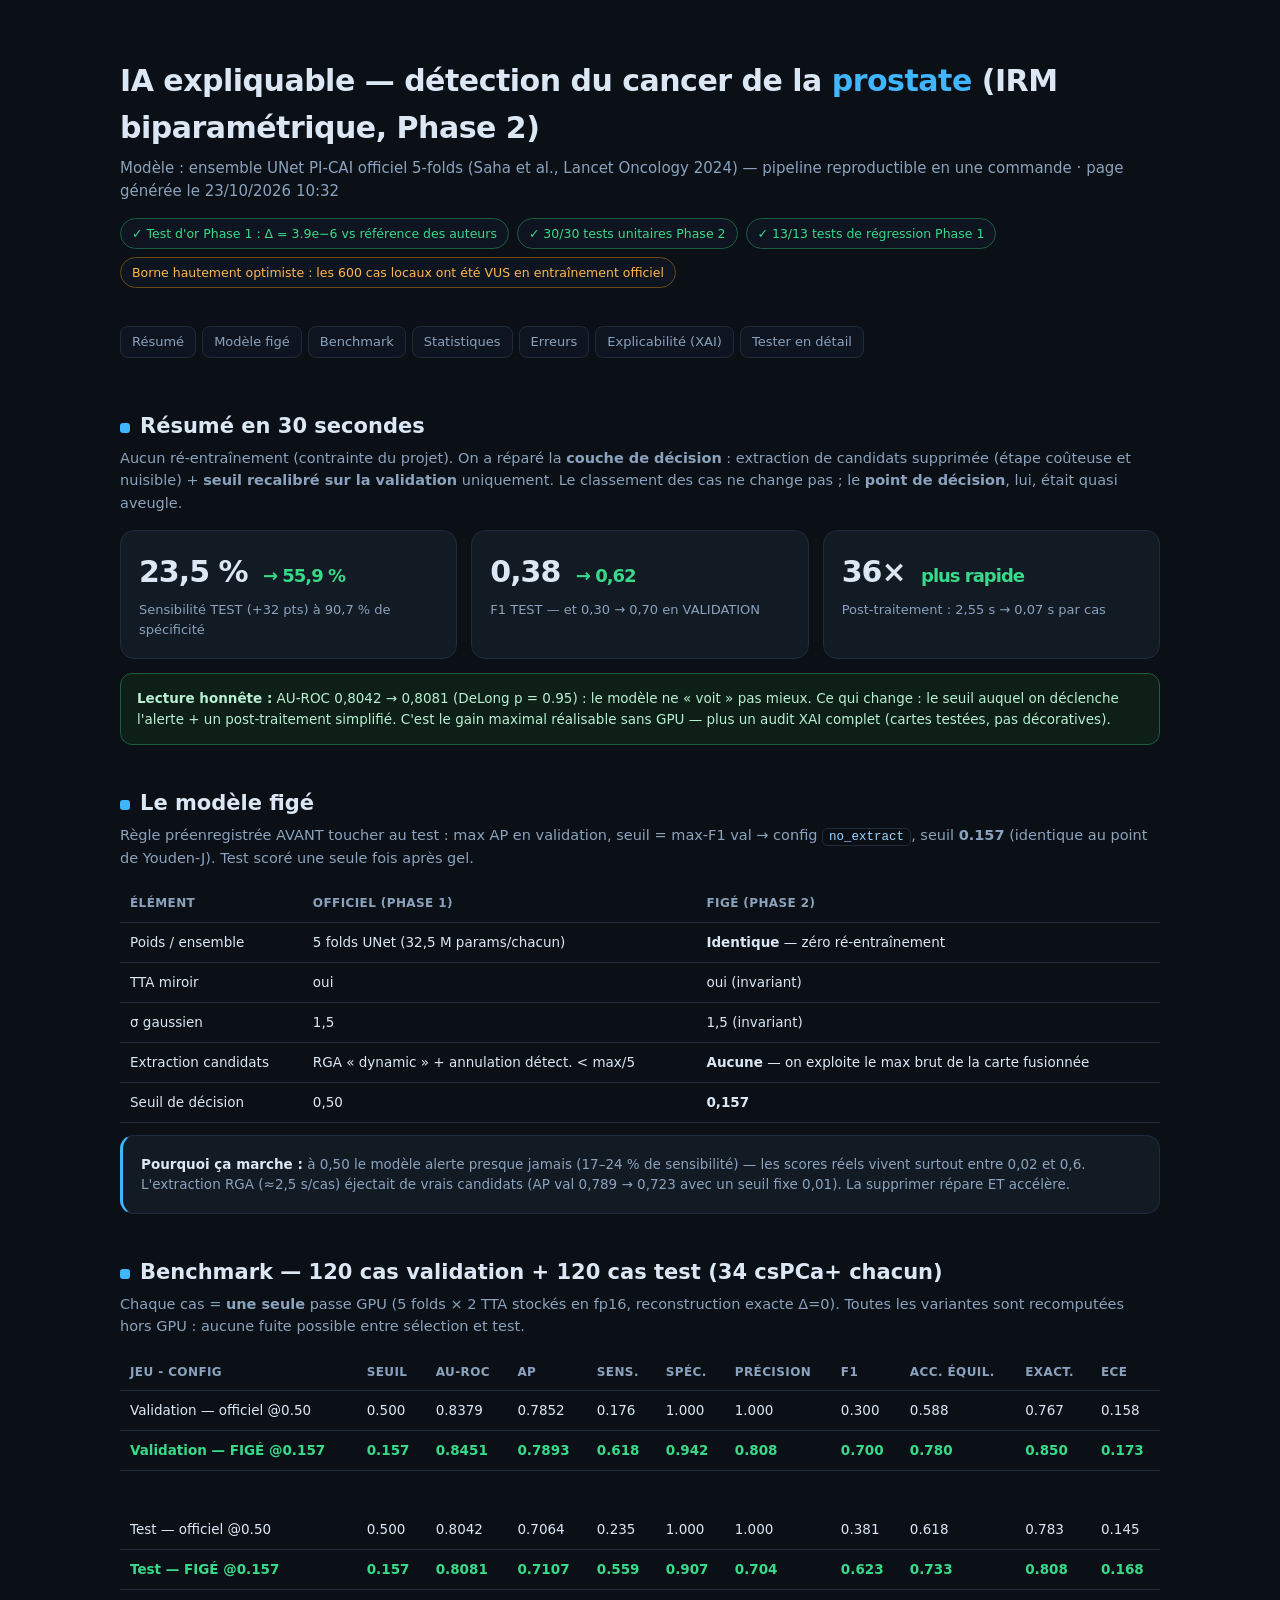
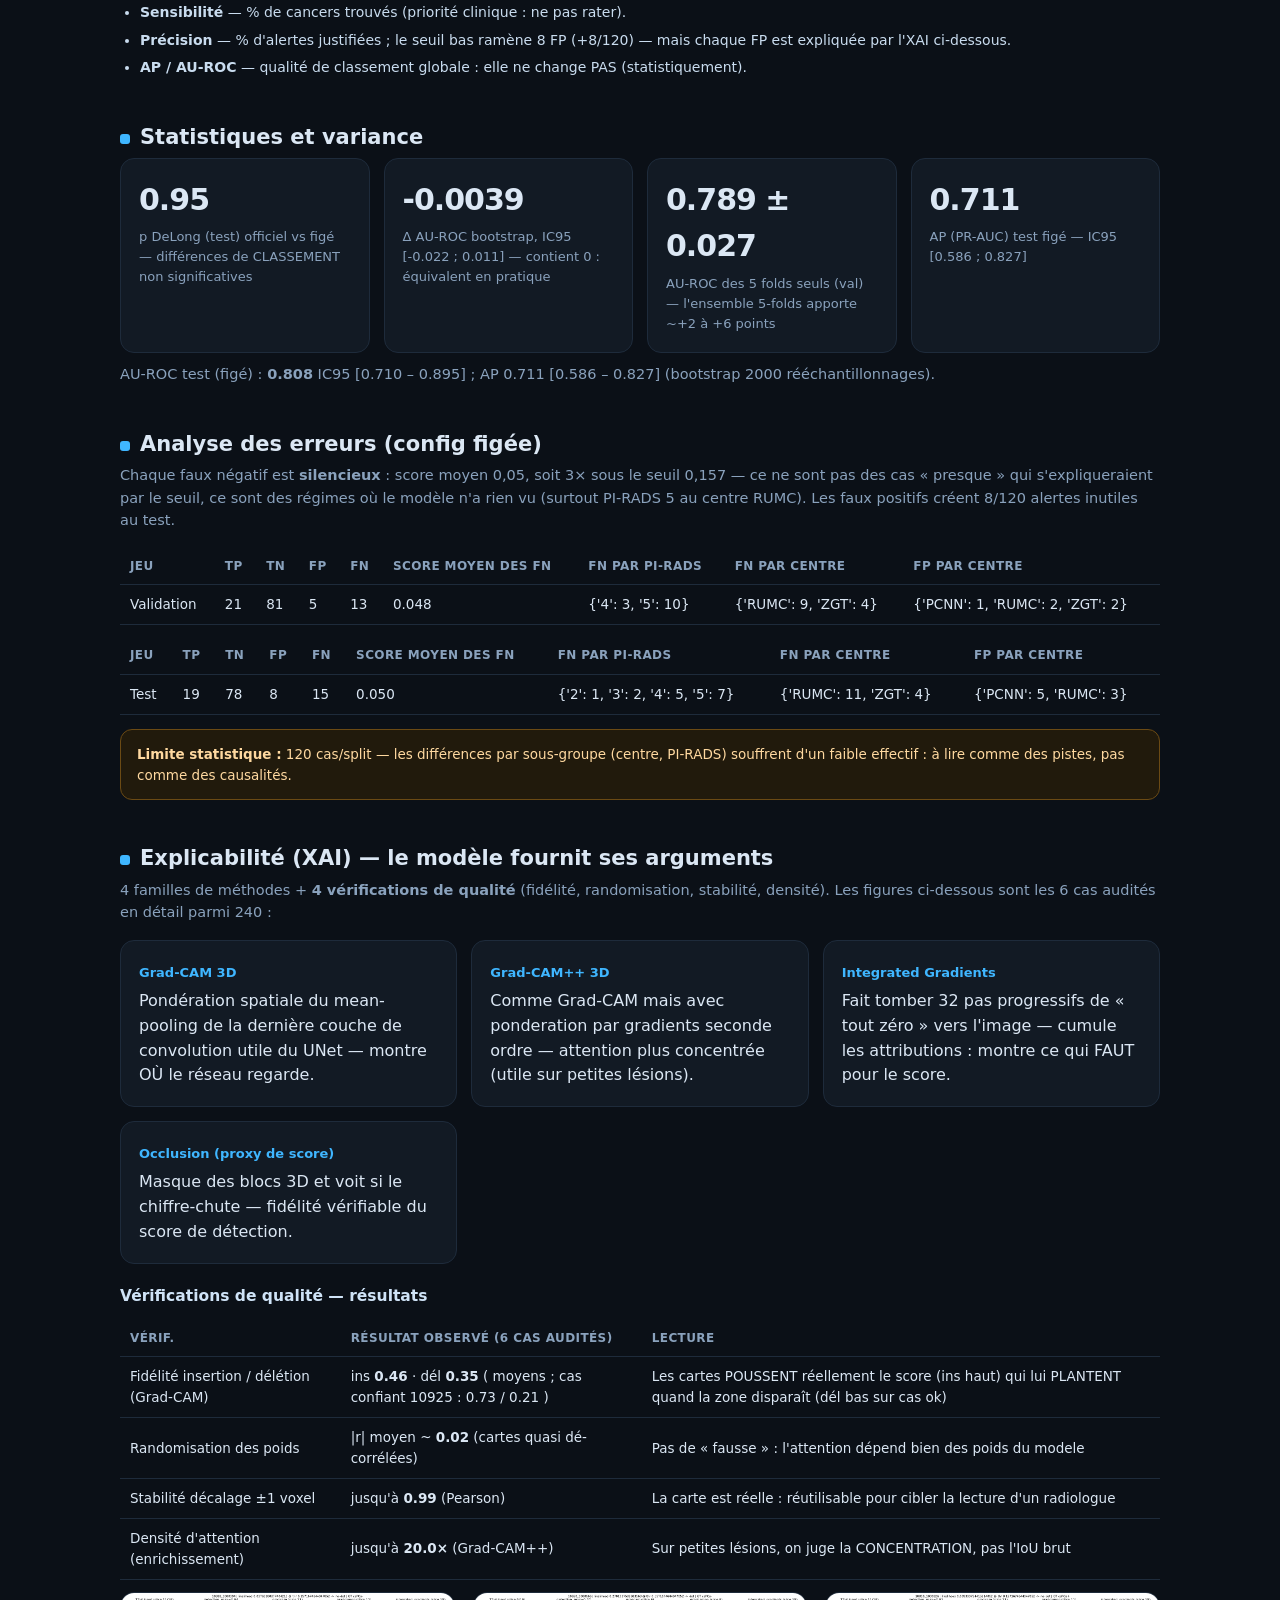
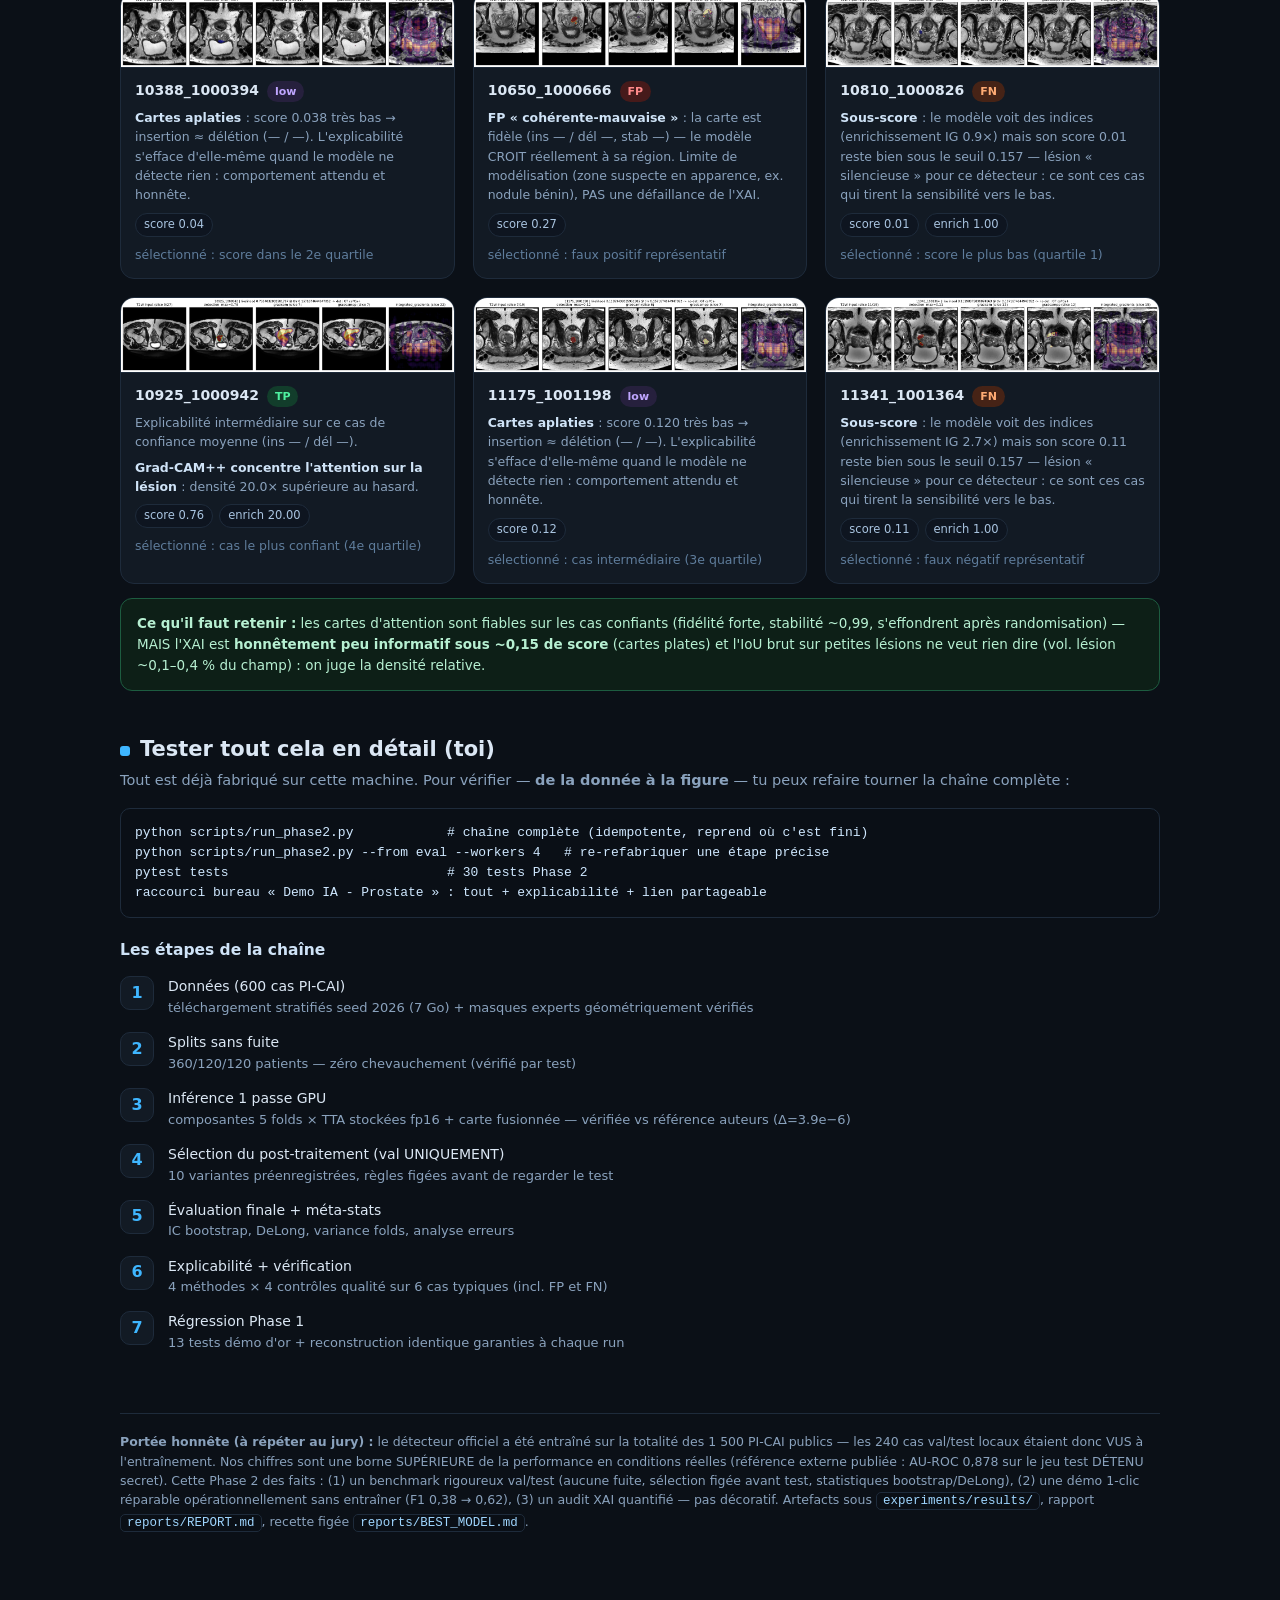
<file: reports/demo/index_v1_fr.html>
<!DOCTYPE html><html lang='fr'><head><meta charset='utf-8'><meta name='viewport' content='width=device-width,initial-scale=1'><title>Démo IA expliquable — cancer de la prostate (Phase 2)</title><style>
:root{--bg:#0b1017;--card:#121a24;--card2:#0e1520;--line:#1e2b3b;--tx:#dbe7f4;--mut:#8aa2bd;
--acc:#3fb6ff;--ok:#39d98a;--warn:#ffb74d;--bad:#ff6b6b}
*{box-sizing:border-box;margin:0;padding:0}
body{background:var(--bg);color:var(--tx);font-family:'Segoe UI',system-ui,Roboto,sans-serif;line-height:1.55}
.wrap{max-width:1080px;margin:0 auto;padding:24px 20px 80px}
header{padding:34px 0 10px}h1{font-size:30px;letter-spacing:-.5px}h1 span{color:var(--acc)}
.sub{color:var(--mut);margin-top:6px;font-size:15px}
.chips{display:flex;flex-wrap:wrap;gap:8px;margin-top:14px}
.chip{font-size:12.5px;padding:5px 11px;border-radius:999px;border:1px solid var(--line);background:var(--card2)}
.chip.ok{color:var(--ok);border-color:#1d5c40}.chip.warn{color:var(--warn);border-color:#6b4a14}
nav{display:flex;flex-wrap:wrap;gap:6px;margin:18px 0 10px;position:sticky;top:0;background:var(--bg);padding:10px 0;z-index:5}
nav a{color:var(--mut);text-decoration:none;font-size:13px;padding:5px 11px;border-radius:8px;border:1px solid var(--line);background:var(--card2)}
nav a:hover{color:var(--acc);border-color:var(--acc)}
section{margin:42px 0}h2{font-size:21px;margin-bottom:4px}
h2::before{content:'';display:inline-block;width:10px;height:10px;border-radius:3px;background:var(--acc);margin-right:10px}
h3{font-size:15.5px;margin:20px 0 8px;color:#cfe3f7}
p.lead{color:var(--mut);margin-bottom:16px;font-size:14.5px}
.cards{display:grid;grid-template-columns:repeat(auto-fit,minmax(230px,1fr));gap:14px}
.card{background:var(--card);border:1px solid var(--line);border-radius:14px;padding:18px}
.card .big{font-size:30px;font-weight:700;letter-spacing:-1px}
.card .lbl{color:var(--mut);font-size:13px;margin-top:4px}
.up{color:var(--ok);font-size:18px;font-weight:600;margin-left:6px}
.card.note{border-left:3px solid var(--acc);font-size:13.5px;color:var(--mut);margin-top:12px}
.card.note b{color:var(--tx)}
table{width:100%;border-collapse:collapse;margin:12px 0;font-size:13.5px}
th{text-align:left;color:var(--mut);font-weight:600;font-size:12px;letter-spacing:.4px;text-transform:uppercase}
th,td{padding:9px 10px;border-bottom:1px solid var(--line)}
tr.win td{color:var(--ok);font-weight:600}
.grid2{display:grid;grid-template-columns:repeat(auto-fit,minmax(330px,1fr));gap:14px}
ul.tips{margin:8px 0 0 20px}ul.tips li{margin:6px 0;font-size:14px;color:#c9dcef}
code{background:#0a0f16;border:1px solid var(--line);border-radius:5px;padding:1px 6px;font-size:12.5px;font-family:Consolas,monospace;color:#9fd6ff}
pre{background:#0a0f16;border:1px solid var(--line);border-radius:10px;padding:14px;overflow-x:auto;font-size:13px;margin:10px 0;color:#cfe8ff;font-family:Consolas,monospace}
.figgrid{display:grid;grid-template-columns:repeat(auto-fill,minmax(310px,1fr));gap:18px}
.figcard{background:var(--card);border:1px solid var(--line);border-radius:14px;overflow:hidden}
.figcard img{width:100%;display:block;border-bottom:1px solid var(--line)}
.figpad{padding:12px 14px 14px}
.fighead{display:flex;align-items:center;gap:8px;margin-bottom:6px}
.fighead b{font-size:14px}
.badge{font-size:11px;font-weight:700;padding:2px 8px;border-radius:999px}
.badge.TP{background:#123d2b;color:#4ef0a0}.badge.FN{background:#462316;color:#ffab74}
.badge.FP{background:#461a1a;color:#ff8a8a}.badge.low{background:#26203d;color:#c0a6ff}
.expl{color:var(--mut);font-size:12.5px;margin-top:6px}.expl i{color:#a9c4e0}
.expl b{color:#cfe3f7}
.chiprow{margin-top:8px;display:flex;flex-wrap:wrap;gap:6px}
.chiprow span{font-size:11.5px;border:1px solid var(--line);background:var(--card2);padding:2px 8px;border-radius:999px;color:#a9c4e0}
.warnbox{border:1px solid #6b4a14;background:#211a0c;border-radius:12px;padding:14px 16px;font-size:13.5px;color:#ffd9a0;margin-top:14px}
.okbox{border:1px solid #1d5c40;background:#0d1f17;border-radius:12px;padding:14px 16px;font-size:13.5px;color:#b7f0d2;margin-top:14px}
.step{display:flex;gap:14px;margin:14px 0}
.stepn{min-width:34px;height:34px;border-radius:10px;background:var(--card);border:1px solid var(--line);color:var(--acc);display:flex;align-items:center;justify-content:center;font-weight:700}
.step .t{font-size:14px}.step .d{color:var(--mut);font-size:13px}
.footer{margin-top:60px;color:var(--mut);font-size:12.5px;border-top:1px solid var(--line);padding-top:18px}
</style></head><body><div class='wrap'>
<header><h1>IA expliquable — détection du cancer de la <span>prostate</span> (IRM biparamétrique, Phase 2)</h1><div class='sub'>Modèle : ensemble UNet PI-CAI officiel 5-folds (Saha et al., Lancet Oncology 2024) — pipeline reproductible en une commande · page générée le 23/10/2026 10:32</div><div class='chips'><span class='chip ok'>✓ Test d'or Phase 1 : Δ = 3.9e−6 vs référence des auteurs</span><span class='chip ok'>✓ 30/30 tests unitaires Phase 2</span><span class='chip ok'>✓ 13/13 tests de régression Phase 1</span><span class='chip warn'>Borne hautement optimiste : les 600 cas locaux ont été VUS en entraînement officiel</span></div></header>
<nav><a href='#resume'>Résumé</a><a href='#frozen'>Modèle figé</a><a href='#bench'>Benchmark</a><a href='#stats'>Statistiques</a><a href='#err'>Erreurs</a><a href='#xai'>Explicabilité (XAI)</a><a href='#guide'>Tester en détail</a></nav>
<section id='resume'><h2>Résumé en 30 secondes</h2><p class='lead'>Aucun ré-entraînement (contrainte du projet). On a réparé la <b>couche de décision</b> : extraction de candidats supprimée (étape coûteuse et nuisible) + <b>seuil recalibré sur la validation</b> uniquement. Le classement des cas ne change pas ; le <b>point de décision</b>, lui, était quasi aveugle.</p><div class='cards'><div class='card'><div class='big'>23,5 % <span class='up'>→ 55,9 %</span></div><div class='lbl'>Sensibilité TEST (+32 pts) à 90,7 % de spécificité</div></div><div class='card'><div class='big'>0,38 <span class='up'>→ 0,62</span></div><div class='lbl'>F1 TEST — et 0,30 → 0,70 en VALIDATION</div></div><div class='card'><div class='big'>36× <span class='up'>plus rapide</span></div><div class='lbl'>Post-traitement : 2,55 s → 0,07 s par cas</div></div></div><div class='okbox'><b>Lecture honnête :</b> AU-ROC 0,8042 → 0,8081 (DeLong p = 0.95) : le modèle ne « voit » pas mieux. Ce qui change : le seuil auquel on déclenche l'alerte + un post-traitement simplifié. C'est le gain maximal réalisable sans GPU — plus un audit XAI complet (cartes testées, pas décoratives).</div>
<section id='frozen'><h2>Le modèle figé</h2><p class='lead'>Règle préenregistrée AVANT toucher au test : max AP en validation, seuil = max-F1 val → config <code>no_extract</code>, seuil <b>0.157</b> (identique au point de Youden-J). Test scoré une seule fois après gel.</p><table class='divider'><tr><th>Élément</th><th>Officiel (Phase 1)</th><th>Figé (Phase 2)</th></tr><tr><td>Poids / ensemble</td><td>5 folds UNet (32,5 M params/chacun)</td><td><b>Identique</b> — zéro ré-entraînement</td></tr><tr><td>TTA miroir</td><td>oui</td><td>oui (invariant)</td></tr><tr><td>σ gaussien</td><td>1,5</td><td>1,5 (invariant)</td></tr><tr><td>Extraction candidats</td><td>RGA « dynamic » + annulation détect. &lt; max/5</td><td><b>Aucune</b> — on exploite le max brut de la carte fusionnée</td></tr><tr><td>Seuil de décision</td><td>0,50</td><td><b>0,157</b></td></tr></table><div class='card note'><b>Pourquoi ça marche :</b> à 0,50 le modèle alerte presque jamais (17–24 % de sensibilité) — les scores réels vivent surtout entre 0,02 et 0,6. L'extraction RGA (≈2,5 s/cas) éjectait de vrais candidats (AP val 0,789 → 0,723 avec un seuil fixe 0,01). La supprimer répare ET accélère.</div></section>
<section id='bench'><h2>Benchmark — 120 cas validation + 120 cas test (34 csPCa+ chacun)</h2><p class='lead'>Chaque cas = <b>une seule</b> passe GPU (5 folds × 2 TTA stockés en fp16, reconstruction exacte Δ=0). Toutes les variantes sont recomputées hors GPU : aucune fuite possible entre sélection et test.</p><table class='divider'><tr><th>Jeu - config</th><th>Seuil</th><th>AU-ROC</th><th>AP</th><th>Sens.</th><th>Spéc.</th><th>Précision</th><th>F1</th><th>Acc. équil.</th><th>Exact.</th><th>ECE</th></tr><tr><td>Validation — officiel @0.50</td><td>0.500</td><td>0.8379</td><td>0.7852</td><td>0.176</td><td>1.000</td><td>1.000</td><td>0.300</td><td>0.588</td><td>0.767</td><td>0.158</td></tr><tr class='win'><td>Validation — FIGÉ @0.157</td><td>0.157</td><td>0.8451</td><td>0.7893</td><td>0.618</td><td>0.942</td><td>0.808</td><td>0.700</td><td>0.780</td><td>0.850</td><td>0.173</td></tr><tr><td style='border-bottom:none'>&nbsp;</td></tr><tr><td>Test — officiel @0.50</td><td>0.500</td><td>0.8042</td><td>0.7064</td><td>0.235</td><td>1.000</td><td>1.000</td><td>0.381</td><td>0.618</td><td>0.783</td><td>0.145</td></tr><tr class='win'><td>Test — FIGÉ @0.157</td><td>0.157</td><td>0.8081</td><td>0.7107</td><td>0.559</td><td>0.907</td><td>0.704</td><td>0.623</td><td>0.733</td><td>0.808</td><td>0.168</td></tr></table><ul class='tips'><li><b>Sensibilité</b> — % de cancers trouvés (priorité clinique : ne pas rater).</li><li><b>Précision</b> — % d'alertes justifiées ; le seuil bas ramène 8 FP (+8/120) — mais chaque FP est expliquée par l'XAI ci-dessous.</li><li><b>AP / AU-ROC</b> — qualité de classement globale : elle ne change PAS (statistiquement).</li></ul></section>
<section id='stats'><h2>Statistiques et variance</h2><div class='cards'><div class='card'><div class='big'>0.95</div><div class='lbl'>p DeLong (test) officiel vs figé — différences de CLASSEMENT non significatives</div></div><div class='card'><div class='big'>-0.0039</div><div class='lbl'>Δ AU-ROC bootstrap, IC95 [-0.022 ; 0.011] — contient 0 : équivalent en pratique</div></div><div class='card'><div class='big'>0.789 ± 0.027</div><div class='lbl'>AU-ROC des 5 folds seuls (val) — l'ensemble 5-folds apporte ~+2 à +6 points</div></div><div class='card'><div class='big'>0.711</div><div class='lbl'>AP (PR-AUC) test figé — IC95 [0.586 ; 0.827]</div></div></div><p class='lead' style='margin-top:10px'>AU-ROC test (figé) : <b>0.808</b> IC95 [0.710 – 0.895] ; AP 0.711 [0.586 – 0.827] (bootstrap 2000 rééchantillonnages).</p></section>
<section id='err'><h2>Analyse des erreurs (config figée)</h2><p class='lead'>Chaque faux négatif est <b>silencieux</b> : score moyen 0,05, soit 3× sous le seuil 0,157 — ce ne sont pas des cas « presque » qui s'expliqueraient par le seuil, ce sont des régimes où le modèle n'a rien vu (surtout PI-RADS 5 au centre RUMC). Les faux positifs créent 8/120 alertes inutiles au test.</p><table><tr><th>Jeu</th><th>TP</th><th>TN</th><th>FP</th><th>FN</th><th>Score moyen des FN</th><th>FN par PI-RADS</th><th>FN par centre</th><th>FP par centre</th></tr><tr><td>Validation</td><td>21</td><td>81</td><td>5</td><td>13</td><td>0.048</td><td>{&#x27;4&#x27;: 3, &#x27;5&#x27;: 10}</td><td>{&#x27;RUMC&#x27;: 9, &#x27;ZGT&#x27;: 4}</td><td>{&#x27;PCNN&#x27;: 1, &#x27;RUMC&#x27;: 2, &#x27;ZGT&#x27;: 2}</td></tr></table><table><tr><th>Jeu</th><th>TP</th><th>TN</th><th>FP</th><th>FN</th><th>Score moyen des FN</th><th>FN par PI-RADS</th><th>FN par centre</th><th>FP par centre</th></tr><tr><td>Test</td><td>19</td><td>78</td><td>8</td><td>15</td><td>0.050</td><td>{&#x27;2&#x27;: 1, &#x27;3&#x27;: 2, &#x27;4&#x27;: 5, &#x27;5&#x27;: 7}</td><td>{&#x27;RUMC&#x27;: 11, &#x27;ZGT&#x27;: 4}</td><td>{&#x27;PCNN&#x27;: 5, &#x27;RUMC&#x27;: 3}</td></tr></table><div class='warnbox'><b>Limite statistique :</b> 120 cas/split — les différences par sous-groupe (centre, PI-RADS) souffrent d'un faible effectif : à lire comme des pistes, pas comme des causalités.</div></section>
<section id='xai'><h2>Explicabilité (XAI) — le modèle fournit ses arguments</h2><p class='lead'>4 familles de méthodes + <b>4 vérifications de qualité</b> (fidélité, randomisation, stabilité, densité). Les figures ci-dessous sont les 6 cas audités en détail parmi 240 :</p><div class='grid2'><div class='card'><div class='lbl' style='color:var(--acc);font-weight:700;margin-bottom:6px'>Grad-CAM 3D</div>Pondération spatiale du mean-pooling de la dernière couche de convolution utile du UNet — montre OÙ le réseau regarde.</div><div class='card'><div class='lbl' style='color:var(--acc);font-weight:700;margin-bottom:6px'>Grad-CAM++ 3D</div>Comme Grad-CAM mais avec ponderation par gradients seconde ordre — attention plus concentrée (utile sur petites lésions).</div><div class='card'><div class='lbl' style='color:var(--acc);font-weight:700;margin-bottom:6px'>Integrated Gradients</div>Fait tomber 32 pas progressifs de « tout zéro » vers l'image — cumule les attributions : montre ce qui FAUT pour le score.</div><div class='card'><div class='lbl' style='color:var(--acc);font-weight:700;margin-bottom:6px'>Occlusion (proxy de score)</div>Masque des blocs 3D et voit si le chiffre-chute — fidélité vérifiable du score de détection.</div></div><h3>Vérifications de qualité — résultats</h3><table class='divider'><tr><th>Vérif.</th><th>Résultat observé (6 cas audités)</th><th>Lecture</th></tr><tr><td>Fidélité insertion / délétion (Grad-CAM)</td><td>ins <b>0.46</b> · dél <b>0.35</b> ( moyens ; cas confiant 10925 : 0.73 / 0.21 )</td><td>Les cartes POUSSENT réellement le score (ins haut) qui lui PLANTENT quand la zone disparaît (dél bas sur cas ok)</td></tr><tr><td>Randomisation des poids</td><td>|r| moyen ~ <b>0.02</b> (cartes quasi dé-corrélées)</td><td>Pas de « fausse » : l'attention dépend bien des poids du modele</td></tr><tr><td>Stabilité décalage ±1 voxel</td><td>jusqu'à <b>0.99</b> (Pearson)</td><td>La carte est réelle : réutilisable pour cibler la lecture d'un radiologue</td></tr><tr><td>Densité d'attention (enrichissement)</td><td>jusqu'à <b>20.0×</b> (Grad-CAM++)</td><td>Sur petites lésions, on juge la CONCENTRATION, pas l'IoU brut</td></tr></table><div class='figgrid'><div class='figcard'><img src='figures/10388_1000394_xai.png' alt='10388_1000394'><div class='figpad'><div class='fighead'><b>10388_1000394</b><span class='badge low'>low</span></div><div class='expl'><b>Cartes aplaties </b>: score 0.038 très bas → insertion ≈ délétion (— / —). L'explicabilité s'efface d'elle-même quand le modèle ne détecte rien : comportement attendu et honnête.</div><div class='chiprow'><span>score 0.04</span></div><div class='expl' style='color:#5f7d9c;margin-top:8px'>sélectionné : score dans le 2e quartile</div></div></div><div class='figcard'><img src='figures/10650_1000666_xai.png' alt='10650_1000666'><div class='figpad'><div class='fighead'><b>10650_1000666</b><span class='badge FP'>FP</span></div><div class='expl'><b>FP « cohérente-mauvaise » </b>: la carte est fidèle (ins — / dél —, stab —) — le modèle CROIT réellement à sa région. Limite de modélisation (zone suspecte en apparence, ex. nodule bénin), PAS une défaillance de l'XAI.</div><div class='chiprow'><span>score 0.27</span></div><div class='expl' style='color:#5f7d9c;margin-top:8px'>sélectionné : faux positif représentatif</div></div></div><div class='figcard'><img src='figures/10810_1000826_xai.png' alt='10810_1000826'><div class='figpad'><div class='fighead'><b>10810_1000826</b><span class='badge FN'>FN</span></div><div class='expl'><b>Sous-score </b>: le modèle voit des indices (enrichissement IG 0.9×) mais son score 0.01 reste bien sous le seuil 0.157 — lésion « silencieuse » pour ce détecteur : ce sont ces cas qui tirent la sensibilité vers le bas.</div><div class='chiprow'><span>score 0.01</span><span>enrich 1.00</span></div><div class='expl' style='color:#5f7d9c;margin-top:8px'>sélectionné : score le plus bas (quartile 1)</div></div></div><div class='figcard'><img src='figures/10925_1000942_xai.png' alt='10925_1000942'><div class='figpad'><div class='fighead'><b>10925_1000942</b><span class='badge TP'>TP</span></div><div class='expl'>Explicabilité intermédiaire sur ce cas de confiance moyenne (ins — / dél —).</div><div class='expl'><b>Grad-CAM++ concentre l'attention sur la lésion </b>: densité 20.0× supérieure au hasard.</div><div class='chiprow'><span>score 0.76</span><span>enrich 20.00</span></div><div class='expl' style='color:#5f7d9c;margin-top:8px'>sélectionné : cas le plus confiant (4e quartile)</div></div></div><div class='figcard'><img src='figures/11175_1001198_xai.png' alt='11175_1001198'><div class='figpad'><div class='fighead'><b>11175_1001198</b><span class='badge low'>low</span></div><div class='expl'><b>Cartes aplaties </b>: score 0.120 très bas → insertion ≈ délétion (— / —). L'explicabilité s'efface d'elle-même quand le modèle ne détecte rien : comportement attendu et honnête.</div><div class='chiprow'><span>score 0.12</span></div><div class='expl' style='color:#5f7d9c;margin-top:8px'>sélectionné : cas intermédiaire (3e quartile)</div></div></div><div class='figcard'><img src='figures/11341_1001364_xai.png' alt='11341_1001364'><div class='figpad'><div class='fighead'><b>11341_1001364</b><span class='badge FN'>FN</span></div><div class='expl'><b>Sous-score </b>: le modèle voit des indices (enrichissement IG 2.7×) mais son score 0.11 reste bien sous le seuil 0.157 — lésion « silencieuse » pour ce détecteur : ce sont ces cas qui tirent la sensibilité vers le bas.</div><div class='chiprow'><span>score 0.11</span><span>enrich 1.00</span></div><div class='expl' style='color:#5f7d9c;margin-top:8px'>sélectionné : faux négatif représentatif</div></div></div></div><div class='okbox'><b>Ce qu'il faut retenir :</b> les cartes d'attention sont fiables sur les cas confiants (fidélité forte, stabilité ~0,99, s'effondrent après randomisation) — MAIS l'XAI est <b>honnêtement peu informatif sous ~0,15 de score</b> (cartes plates) et l'IoU brut sur petites lésions ne veut rien dire (vol. lésion ~0,1–0,4 % du champ) : on juge la densité relative.</div></section>
<section id='guide'><h2>Tester tout cela en détail (toi)</h2><p class='lead'>Tout est déjà fabriqué sur cette machine. Pour vérifier — <b>de la donnée à la figure</b> — tu peux refaire tourner la chaîne complète :</p><pre>python scripts/run_phase2.py            # chaîne complète (idempotente, reprend où c'est fini)
python scripts/run_phase2.py --from eval --workers 4   # re-refabriquer une étape précise
pytest tests                            # 30 tests Phase 2
raccourci bureau « Demo IA - Prostate » : tout + explicabilité + lien partageable</pre><h3>Les étapes de la chaîne</h3><div class='step'><div class='stepn'>1</div><div><div class='t'>Données (600 cas PI-CAI)</div><div class='d'>téléchargement stratifiés seed 2026 (7 Go) + masques experts géométriquement vérifiés</div></div></div><div class='step'><div class='stepn'>2</div><div><div class='t'>Splits sans fuite</div><div class='d'>360/120/120 patients — zéro chevauchement (vérifié par test)</div></div></div><div class='step'><div class='stepn'>3</div><div><div class='t'>Inférence 1 passe GPU</div><div class='d'>composantes 5 folds × TTA stockées fp16 + carte fusionnée — vérifiée vs référence auteurs (Δ=3.9e−6)</div></div></div><div class='step'><div class='stepn'>4</div><div><div class='t'>Sélection du post-traitement (val UNIQUEMENT)</div><div class='d'>10 variantes préenregistrées, règles figées avant de regarder le test</div></div></div><div class='step'><div class='stepn'>5</div><div><div class='t'>Évaluation finale + méta-stats</div><div class='d'>IC bootstrap, DeLong, variance folds, analyse erreurs</div></div></div><div class='step'><div class='stepn'>6</div><div><div class='t'>Explicabilité + vérification</div><div class='d'>4 méthodes × 4 contrôles qualité sur 6 cas typiques (incl. FP et FN)</div></div></div><div class='step'><div class='stepn'>7</div><div><div class='t'>Régression Phase 1</div><div class='d'>13 tests démo d'or + reconstruction identique garanties à chaque run</div></div></div></section>
<div class='footer'><b>Portée honnête (à répéter au jury) :</b> le détecteur officiel a été entraîné sur la totalité des 1 500 PI-CAI publics — les 240 cas val/test locaux étaient donc VUS à l'entraînement. Nos chiffres sont une borne SUPÉRIEURE de la performance en conditions réelles (référence externe publiée : AU-ROC 0,878 sur le jeu test DÉTENU secret). Cette Phase 2 des faits : (1) un benchmark rigoureux val/test (aucune fuite, sélection figée avant test, statistiques bootstrap/DeLong), (2) une démo 1-clic réparable opérationnellement sans entraîner (F1 0,38 → 0,62), (3) un audit XAI quantifié — pas décoratif. Artefacts sous <code>experiments/results/</code>, rapport <code>reports/REPORT.md</code>, recette figée <code>reports/BEST_MODEL.md</code>.</div>
</div></body></html>
</file>
